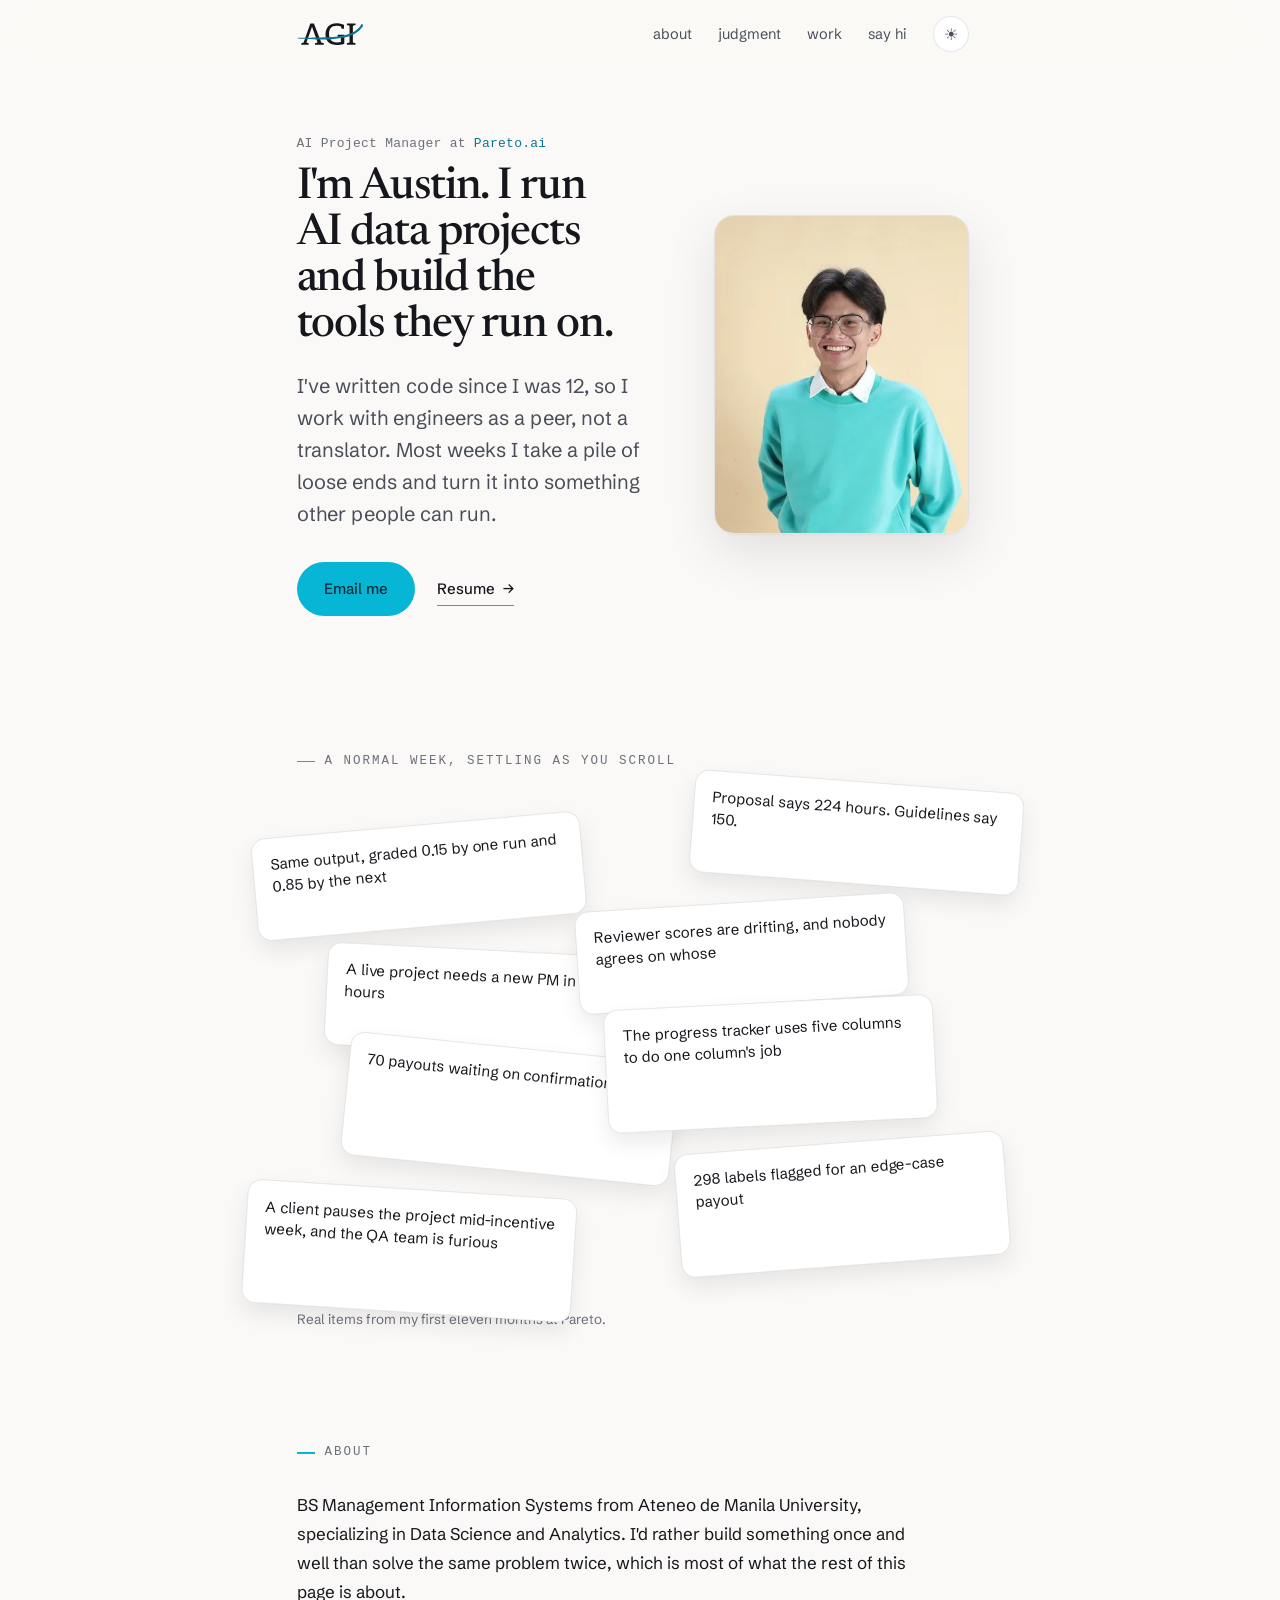
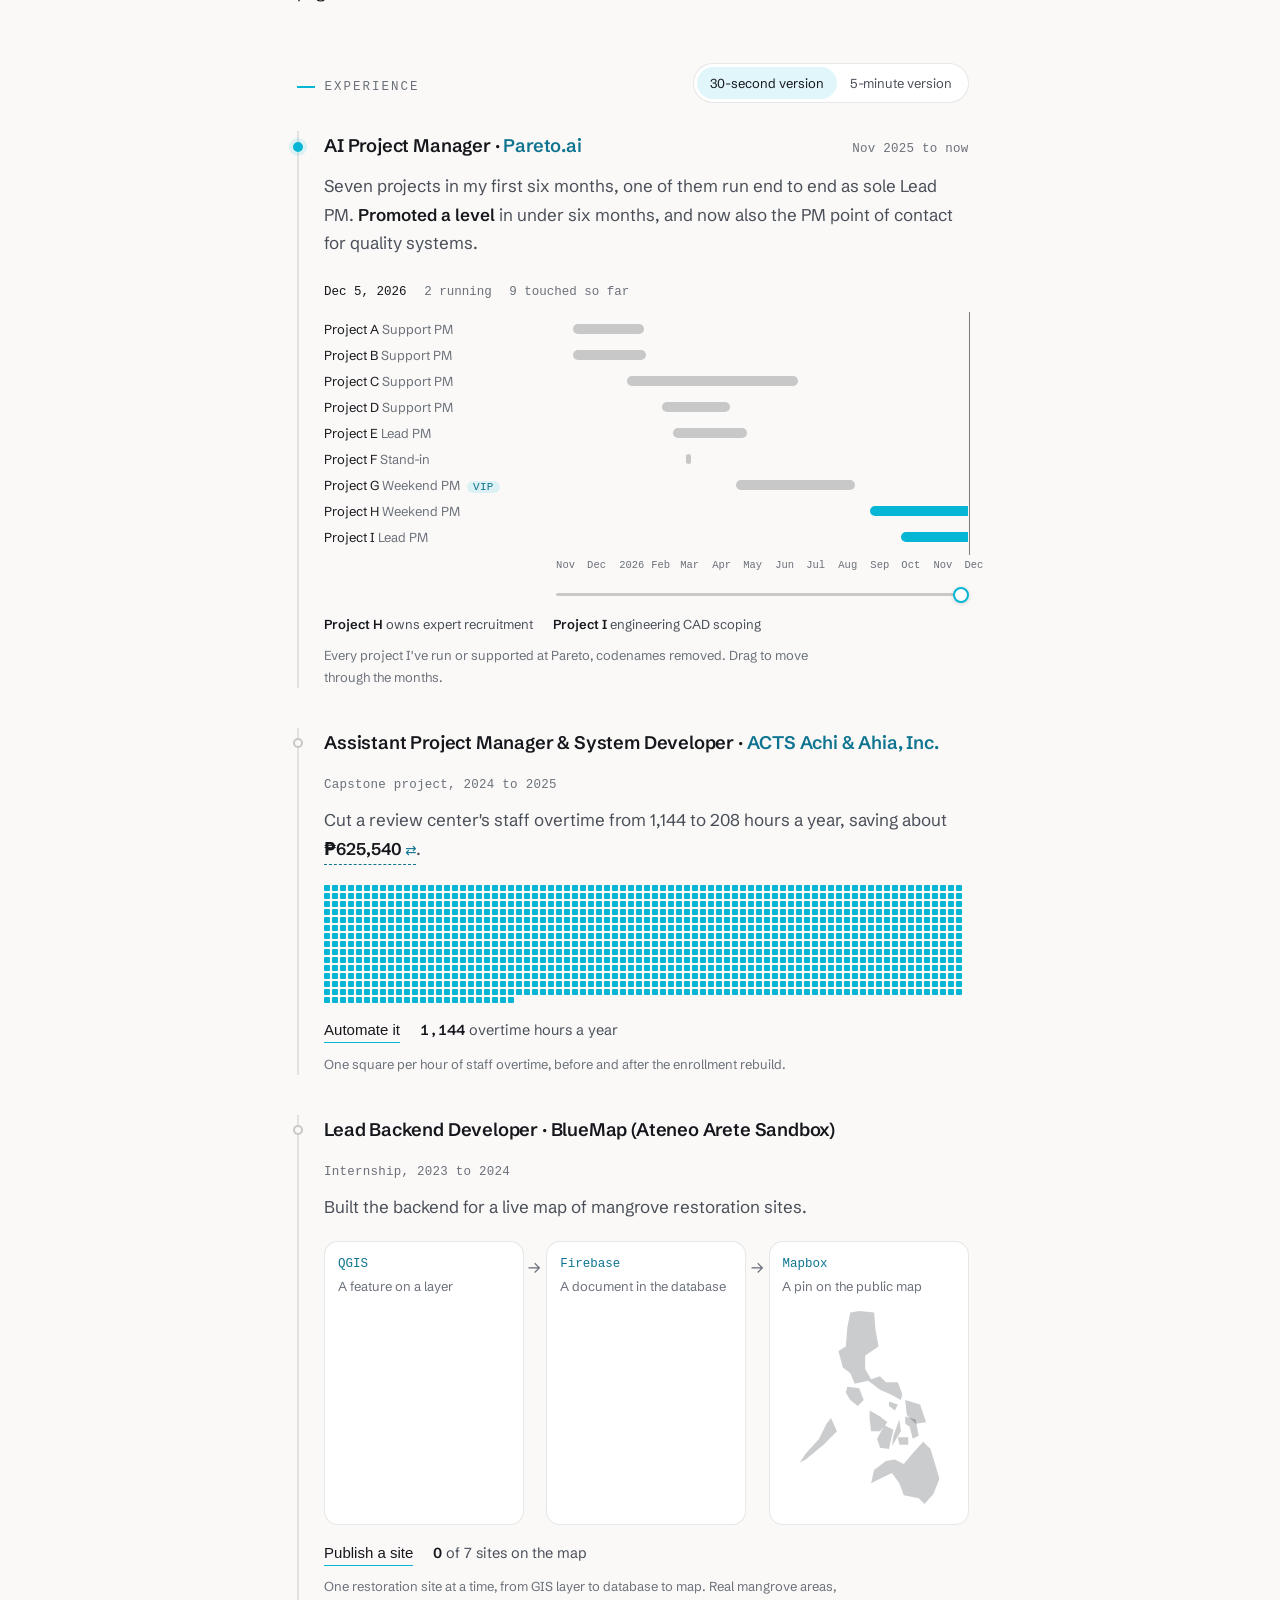
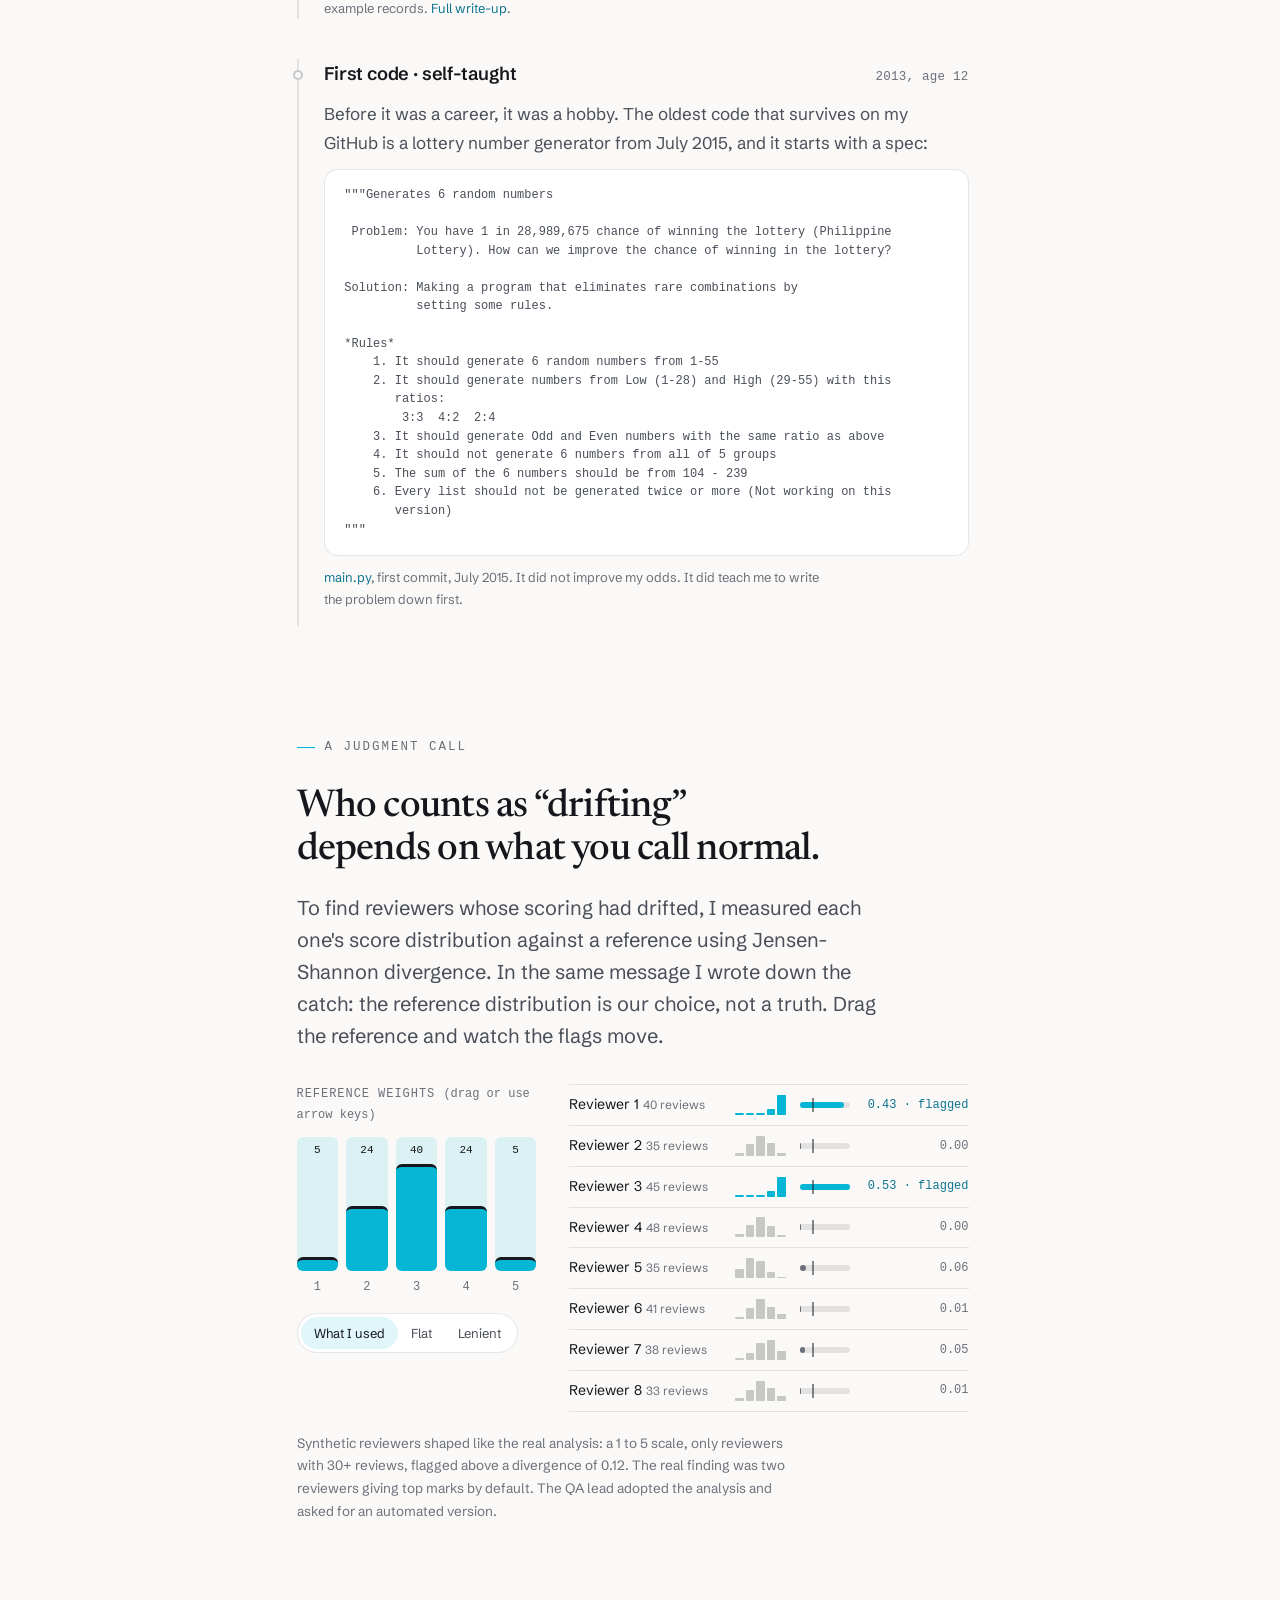
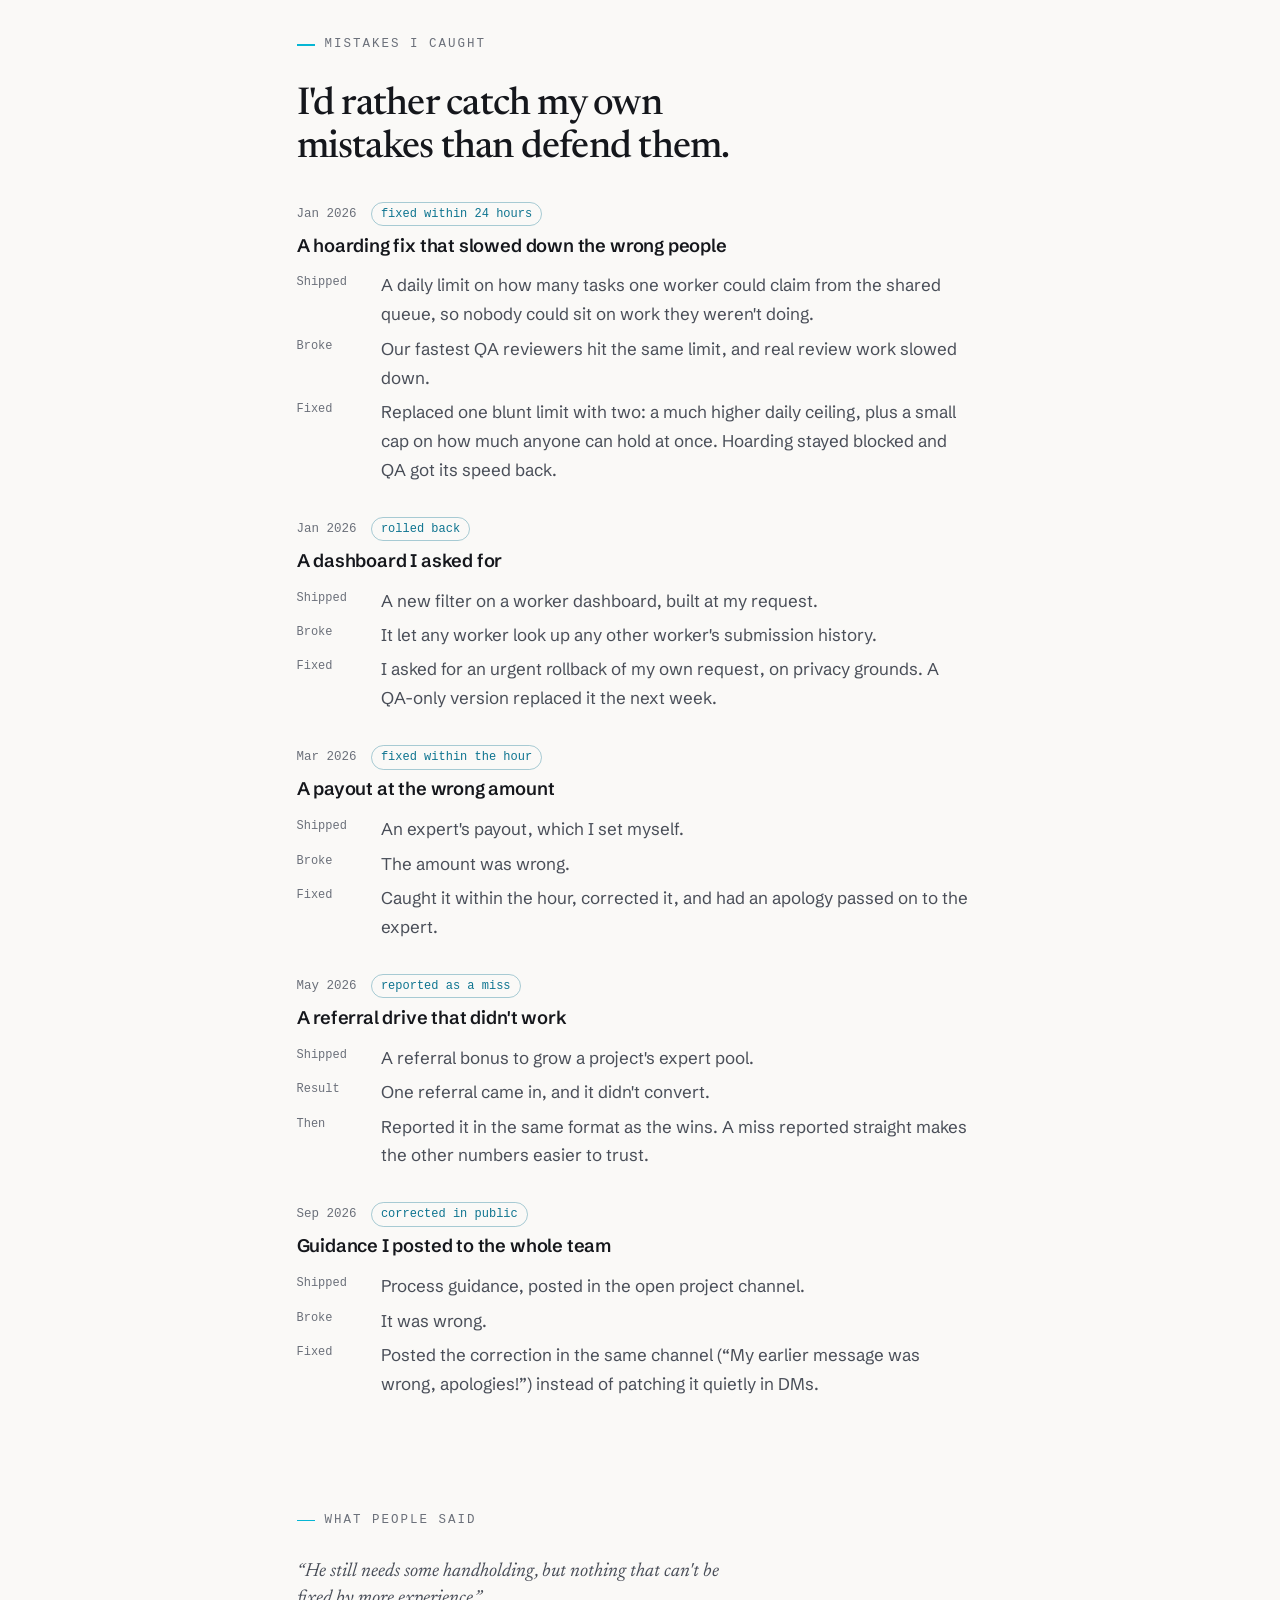
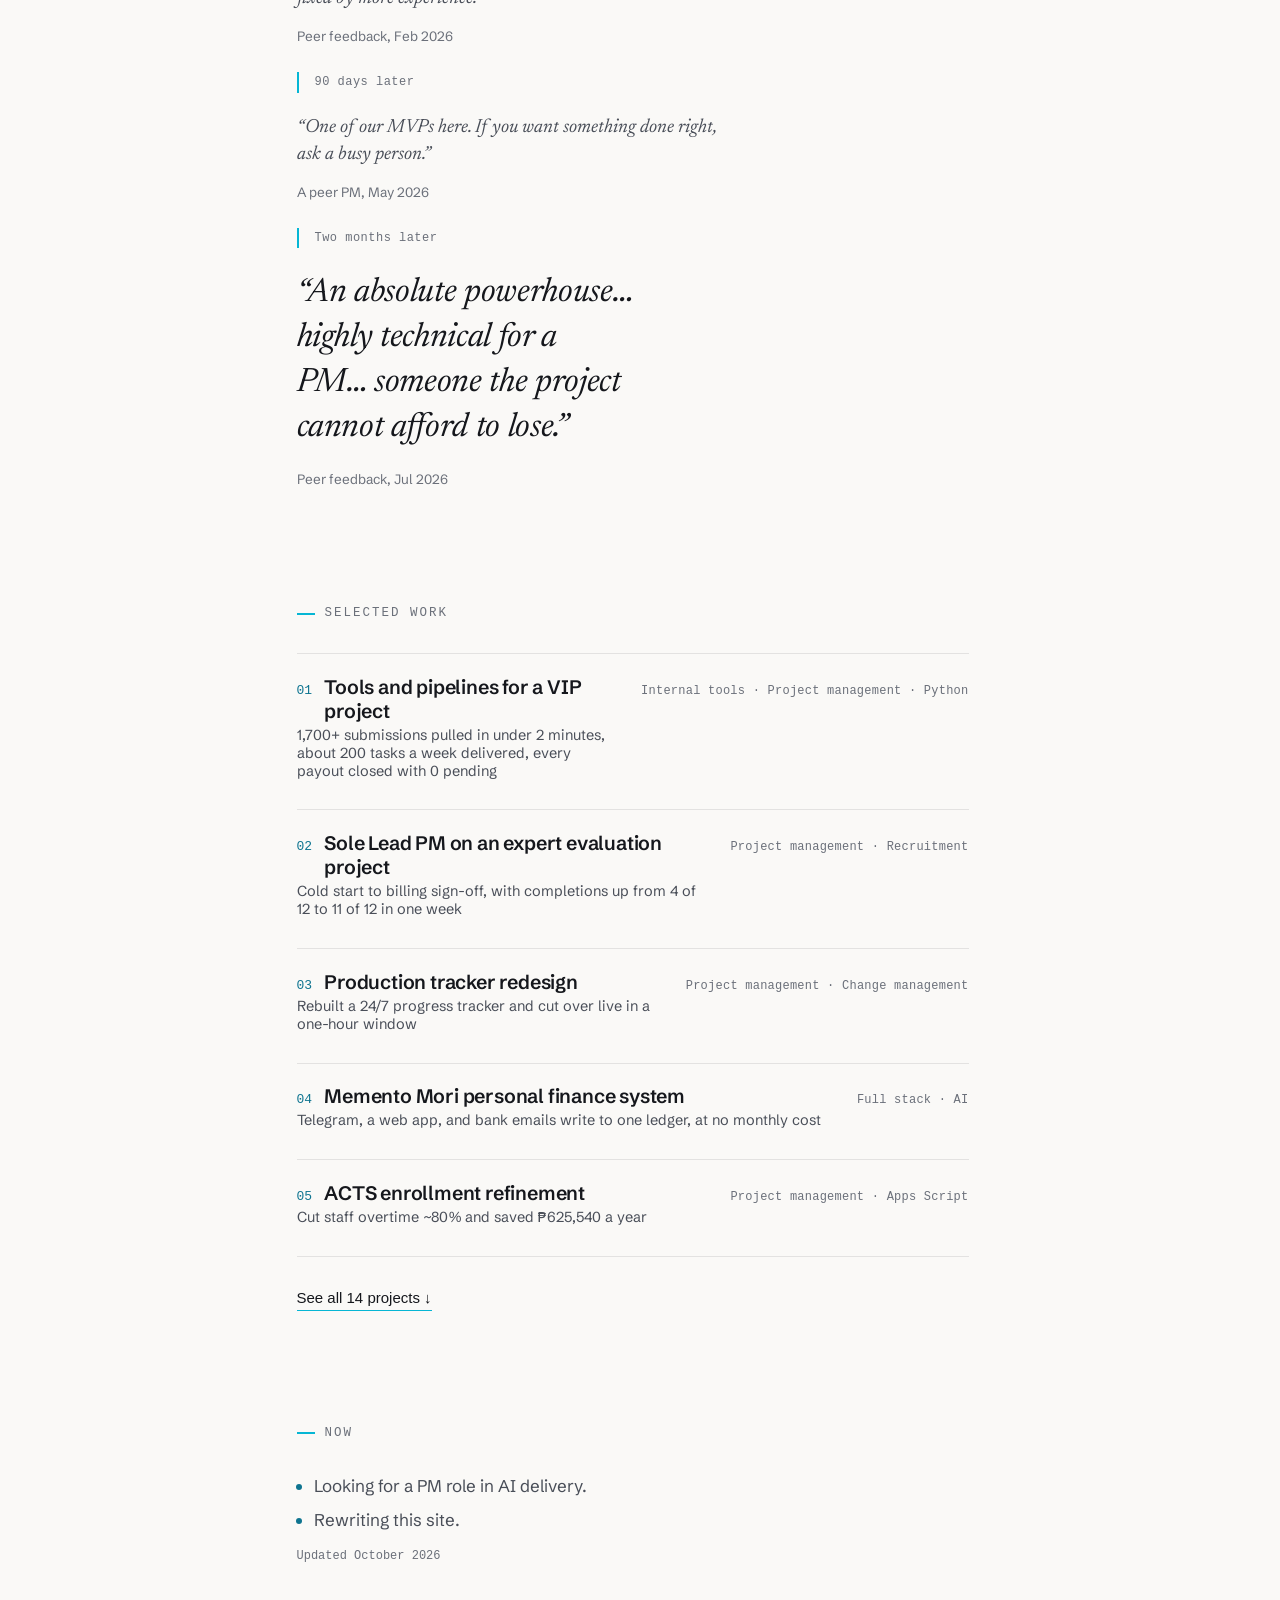
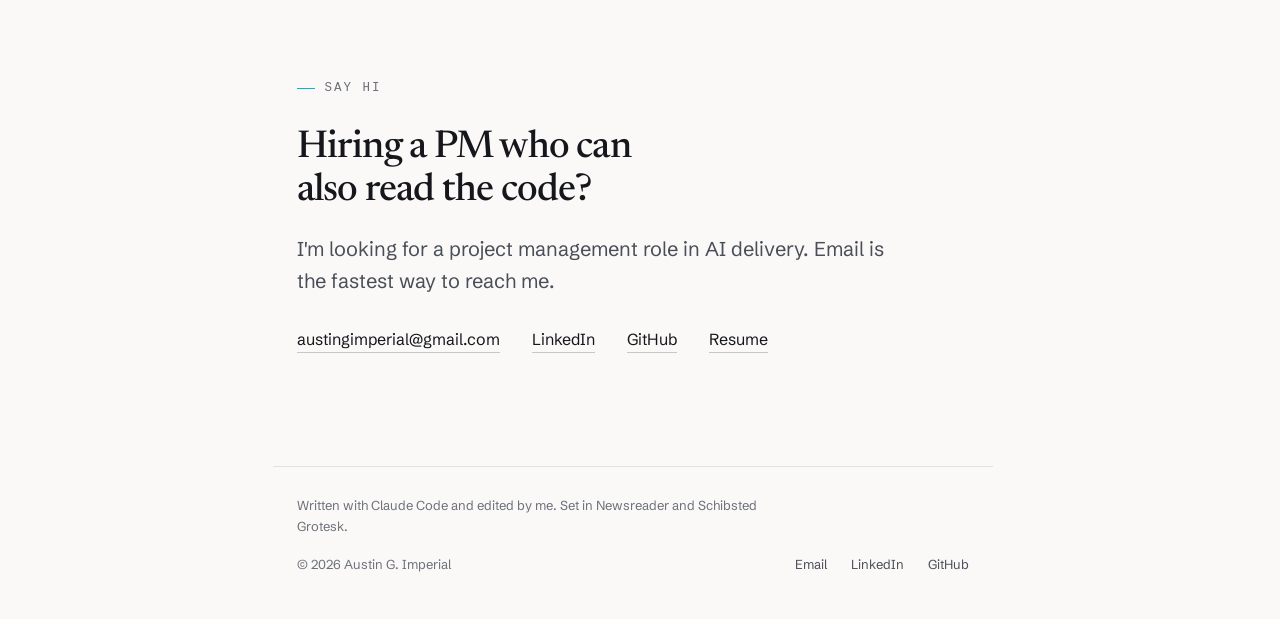
<file: index.html>
<!DOCTYPE html>
<html lang="en" data-theme="light">
<head>
  <meta charset="UTF-8">
  <meta name="viewport" content="width=device-width, initial-scale=1.0">
  <title>Austin G. Imperial · AI Project Manager</title>
  <meta name="description" content="Austin Imperial runs AI data projects and builds the tools they run on. AI Project Manager at Pareto.ai.">

  <meta property="og:title" content="Austin G. Imperial · AI Project Manager">
  <meta property="og:description" content="I run AI data projects and build the tools they run on.">
  <meta property="og:type" content="website">
  <meta property="og:url" content="https://akaniknok.github.io/">
  <meta property="og:image" content="https://akaniknok.github.io/assets/img/og-card.jpg">
  <meta property="og:image:width" content="1200">
  <meta property="og:image:height" content="630">
  <meta property="og:image:alt" content="Austin G. Imperial, AI Project Manager: I run AI data projects and build the tools they run on.">
  <meta name="twitter:card" content="summary_large_image">
  <link rel="canonical" href="https://akaniknok.github.io/">

  <link rel="icon" type="image/x-icon" href="assets/img/favicon.ico?v=2">
  <link rel="icon" type="image/svg+xml" href="assets/logo/agi-app-icon.svg?v=2">
  <link rel="icon" type="image/png" sizes="32x32" href="assets/img/favicon-32x32.png?v=2">
  <link rel="icon" type="image/png" sizes="16x16" href="assets/img/favicon-16x16.png?v=2">
  <link rel="apple-touch-icon" href="assets/img/apple-touch-icon.png?v=2">

  <link rel="preconnect" href="https://fonts.googleapis.com">
  <link rel="preconnect" href="https://fonts.gstatic.com" crossorigin>
  <link href="https://fonts.googleapis.com/css2?family=Schibsted+Grotesk:wght@400;500;600;700&family=Newsreader:ital,opsz,wght@0,6..72,400;0,6..72,500;1,6..72,400;1,6..72,500&display=swap" rel="stylesheet">

  <link rel="stylesheet" href="assets/css/styles.css">
  <script>
    // Set theme before paint to avoid a flash of the wrong theme.
    (function () {
      try {
        var saved = localStorage.getItem("theme");
        var theme = saved || (window.matchMedia("(prefers-color-scheme: dark)").matches ? "dark" : "light");
        document.documentElement.setAttribute("data-theme", theme);
      } catch (e) {}
    })();
  </script>
</head>
<body>
  <a class="skip-link" href="#main">Skip to content</a>

  <header class="site-header">
    <nav class="nav" aria-label="Primary">
      <a class="brand" href="#top" aria-label="Austin G. Imperial, home" data-quip="not that one 😉"><svg class="brand-mark" viewBox="-40.4 16 618.3 224" aria-hidden="true" focusable="false"><path fill="currentColor" d="M117.3 31L186 208.2L209.7 215L209.7 228Q209.6 228 127.5 228L127.5 228L127.5 215L151.7 208.5L99.8 59.8L47.8 208.4L68.5 215L68.5 228L-0.4 228L-0.4 215L21.6 208.5L84 31L117.3 31ZM401.3 135.1L401.3 174.1L401 218.3Q384.5 225.5 361.5 228.8L361.5 228.8Q346.6 231 332.5 231L332.5 231Q306.9 231 286.9 224.6L286.9 224.6Q267 218.1 253.3 205.4L253.3 205.4Q239.6 192.9 232.5 174.1L232.5 174.1Q225.5 155 225.7 130.9L225.7 130.9Q226 98.4 238.7 75.4L238.7 75.4Q251.6 52.4 275.6 40.3L275.6 40.3Q299.7 28 334 28L334 28Q347.1 28 358.1 30.1L358.1 30.1Q365.6 31.5 373.2 33.6L373.2 33.6L398.2 40.6L398.5 79.7Q387.6 79.7 376.8 79.7L376.8 79.7L369.9 58.6Q362.2 54.8 355.2 53L355.2 53Q345 50.3 332.2 50.3L332.2 50.3Q313.3 50.3 299.4 55L299.4 55Q285.6 59.6 276.6 68.9L276.6 68.9Q267.7 78.2 263.2 91.9L263.2 91.9Q258.8 105.6 258.4 123.8L258.4 123.8Q257.6 152.9 267 171.1L267 171.1Q277.7 192.3 292.4 198.8L292.4 198.8Q323.7 212.5 369.3 203.3L369.3 203.3L369.3 157.7L337.7 150.4L340.5 135.1L401.3 135.1ZM481.2 208.4L505.9 215L505.9 228L425.3 228L425.3 215L450 208.4L450 50.6L425.3 43.9L425.3 31L505.9 31L505.9 43.9L481.2 50.6L481.2 208.4Z"/><path class="brand-line" d="M-34.3 162.5C-23.9 162.7 8.1 163.6 28.2 163.7C48.3 163.8 67.6 163.5 86.3 163.1C105 162.8 122.9 162.1 140.2 161.5C157.5 161 174.1 160.3 190.1 159.8C206 159.3 221.4 159 236.1 158.4C250.8 157.8 264.9 157.1 278.4 156.2C292 155.4 304.9 154.3 317.3 153.1C329.7 151.8 341.5 150.4 352.8 148.8C364.1 147.2 374.8 145.4 385.1 143.4C395.4 141.4 405.1 139.3 414.4 136.9C423.7 134.5 432.5 131.9 440.8 129C449.2 126.2 457.1 123.2 464.6 119.9C472.2 116.7 479.2 113.2 486 109.5C492.7 105.8 499 101.9 505.1 97.7C511.1 93.5 516.7 89.1 522.1 84.4C527.5 79.7 532.6 74.8 537.4 69.6C542.2 64.4 546.7 58.9 551.1 53.1C555.4 47.3 561.3 37.9 563.4 34.8L580.5 45.2C578.2 48.5 571.8 58.7 567.1 65.1C562.4 71.4 557.4 77.4 552.1 83.2C546.8 88.9 541.2 94.4 535.3 99.5C529.3 104.7 523.1 109.5 516.5 114.1C509.9 118.7 502.9 123 495.6 127C488.3 131.1 480.7 134.8 472.6 138.3C464.5 141.8 456.1 145 447.2 148C438.4 151 429.1 153.7 419.4 156.2C409.7 158.7 399.5 161 388.9 163.1C378.3 165.1 367.2 167 355.6 168.6C344 170.3 331.9 171.7 319.3 173C306.6 174.2 293.5 175.3 279.7 176.2C266 177.1 251.7 177.9 236.8 178.4C221.9 178.9 206.5 179.4 190.4 179.3C174.3 179.3 157.5 178.8 140.2 178.2C122.8 177.5 104.8 176.5 86.1 175.5C67.4 174.6 48 173.3 27.9 172.3C7.8 171.3 -24.1 170 -34.5 169.5Z"/></svg></a>

      <button class="nav-toggle" aria-expanded="false" aria-controls="nav-links" aria-label="Toggle menu">
        <span class="nav-toggle-bar"></span>
      </button>

      <div class="nav-links" id="nav-links">
        <a href="#about">about</a>
        <a href="#calibration">judgment</a>
        <a href="#work">work</a>
        <a href="#contact">say hi</a>
        <button class="theme-toggle" type="button" aria-label="Switch to dark theme" title="Switch theme">
          <span class="theme-icon theme-icon-sun" aria-hidden="true"></span>
          <span class="theme-icon theme-icon-moon" aria-hidden="true"></span>
        </button>
      </div>
    </nav>
  </header>

  <main id="main">
    <span id="top"></span>

    <!-- Hero -->
    <section class="hero">
      <div class="hero-text">
        <p class="hero-role">AI Project Manager at <a href="https://pareto.ai/" target="_blank" rel="noopener">Pareto.ai</a></p>
        <h1>I'm Austin. I run AI data projects and build the tools they run on.</h1>
        <p class="lede">
          I've written code since I was 12, so I work with engineers as a peer, not a translator.
          Most weeks I take a pile of loose ends and turn it into something other people can run.
        </p>
        <div class="hero-cta">
          <a class="btn btn-primary" href="mailto:austingimperial@gmail.com">Email me</a>
          <a class="btn btn-text" href="resume.html" target="_blank" rel="noopener">Resume <span aria-hidden="true">→</span></a>
        </div>
      </div>
      <div class="hero-portrait">
        <img src="assets/img/portrait-800.webp" srcset="assets/img/portrait-400.webp 400w, assets/img/portrait-800.webp 800w" sizes="(max-width: 700px) 168px, 280px" alt="Portrait of Austin G. Imperial" width="800" height="1000" fetchpriority="high">
      </div>
    </section>

    <!-- A normal week: scattered on arrival, settles as you scroll (main.js sets --p). -->
    <section class="section settle" id="settle" aria-labelledby="settle-label">
      <h2 class="section-label" id="settle-label">A normal week, settling as you scroll</h2>
      <ol class="settle-list">
        <li style="--x:-18;--y:34;--r:-7">
          <span class="settle-task">Same output, graded 0.15 by one run and 0.85 by the next</span>
          <span class="settle-status">split the real defect from the noise</span>
        </li>
        <li style="--x:22;--y:-26;--r:6">
          <span class="settle-task">Proposal says 224 hours. Guidelines say 150.</span>
          <span class="settle-status">caught before kickoff</span>
        </li>
        <li style="--x:12;--y:48;--r:4">
          <span class="settle-task">A live project needs a new PM in three hours</span>
          <span class="settle-status">every open issue cleared that shift</span>
        </li>
        <li style="--x:-26;--y:-18;--r:-5">
          <span class="settle-task">Reviewer scores are drifting, and nobody agrees on whose</span>
          <span class="settle-status">measured, flagged, then adopted by QA</span>
        </li>
        <li style="--x:20;--y:22;--r:8">
          <span class="settle-task">70 payouts waiting on confirmation</span>
          <span class="settle-status">0 pending, checked for duplicates and incomplete work</span>
        </li>
        <li style="--x:-14;--y:-40;--r:-4">
          <span class="settle-task">The progress tracker uses five columns to do one column's job</span>
          <span class="settle-status">rebuilt, then cut over in a one-hour window</span>
        </li>
        <li style="--x:-22;--y:30;--r:5">
          <span class="settle-task">A client pauses the project mid-incentive week, and the QA team is furious</span>
          <span class="settle-status">one clear post, and the weekend calmed down</span>
        </li>
        <li style="--x:16;--y:-34;--r:-6">
          <span class="settle-task">298 labels flagged for an edge-case payout</span>
          <span class="settle-status">69 real cases, sized before leadership decided</span>
        </li>
      </ol>
      <p class="settle-caption">Real items from my first eleven months at Pareto.</p>
    </section>

    <!-- About + Experience -->
    <section class="section" id="about">
      <h2 class="section-label">About</h2>
      <div class="prose">
        <p>
          BS Management Information Systems from Ateneo de Manila University, specializing in
          Data Science and Analytics. I'd rather build something once and well than solve the
          same problem twice, which is most of what the rest of this page is about.
        </p>
      </div>

      <div class="section-head">
        <h2 class="section-label">Experience</h2>
        <div class="depth-toggle" role="group" aria-label="How much detail">
          <button type="button" data-depth="skim" aria-pressed="true">30-second version</button>
          <button type="button" data-depth="read" aria-pressed="false">5-minute version</button>
        </div>
      </div>

      <ol class="timeline" id="timeline" data-depth="skim">
        <li>
          <div class="timeline-head">
            <h3>AI Project Manager · <a href="https://pareto.ai/" target="_blank" rel="noopener">Pareto.ai</a></h3>
            <span class="timeline-date">Nov 2025 to now</span>
          </div>
          <p class="skim-only">
            Seven projects in my first six months, one of them run end to end as sole Lead PM.
            <strong>Promoted a level</strong> in under six months, and now also the PM point of
            contact for quality systems.
          </p>
          <div class="read-only">
            <p>
              I coordinate delivery on data labeling, annotation, and model evaluation projects for
              a frontier-AI data company, working with PMs, QA, research experts, support, engineers,
              and accounting. In my first six months I went from supporting two projects to seven,
              and ran one as sole Lead PM from a cold start through scoping, delivery, and closeout.
              In under six months I was <strong>promoted a level</strong>, rated <em>exceeds
              expectations, delivering one level above scope</em>. Since then I've picked up two more
              projects and become the PM point of contact for quality systems across projects.
            </p>
            <p>
              I tend to build the systems other people then rely on. I rebuilt the central progress
              tracker in my first weeks (cited in review as “significantly improved and streamlined”),
              designed a RACI-based operating model that maps who owns and who is consulted on every
              task, and led documentation migrations ahead of a platform transition. On the client's
              RL-environment tooling platform I built a tool on their API that surfaces data errors
              faster (<a href="#work" data-open="pm-data-tool">full write-up</a>), and I contributed a Claude Code workflow that engineers, delivery leads, TPMs,
              and PMs across the company now reuse. When a live project needed an emergency handover,
              I picked it up on a few hours' notice and cleared every open issue the same shift.
            </p>
            <p>
              Some of the job is keeping people steady. When a client paused a project in the middle
              of an incentive week, the QA team was stuck holding work with no answer on approvals or
              pay. I wrote the one post that pulled it together: what had stopped, what they could
              still approve, a 7-day expiry so nothing they held would lapse, and an honest line on
              incentives instead of a promise. Leads and QA called it out at the next sync. On my
              current project I own expert recruitment end to end, which helped hit a quarterly
              delivery target at 106%.
            </p>
            <p>
              More of the work now is judgment about model quality. I separated a real defect (a
              model saving output to the wrong directory in every run) from an artifact of our own
              measurement (a grader scoring identical behavior anywhere from 0.15 to 0.85). There's a
              <a href="#calibration">playable version</a> of my reviewer-drift analysis below, and a
              list of <a href="#mistakes">mistakes I caught in my own work</a>.
            </p>
          </div>

          <figure class="gantt" id="gantt">
            <div class="gantt-readout" id="gantt-readout"></div>
            <div class="gantt-chart" id="gantt-chart"></div>
            <input class="gantt-scrub" id="gantt-scrub" type="range" min="0" max="1" value="1" aria-label="Move through the months">
            <p class="gantt-notes" id="gantt-notes"></p>
            <figcaption>Every project I've run or supported at Pareto, codenames removed. Drag to move through the months.</figcaption>
          </figure>
        </li>

        <li>
          <div class="timeline-head">
            <h3>Assistant Project Manager &amp; System Developer · <a href="https://www.acts.com.ph/" target="_blank" rel="noopener">ACTS Achi &amp; Ahia, Inc.</a></h3>
            <span class="timeline-date">Capstone project, 2024 to 2025</span>
          </div>
          <p class="skim-only">
            Cut a review center's staff overtime from 1,144 to 208 hours a year, saving about
            <button class="money" type="button" data-php="₱625,540" data-usd="US$10,800">₱625,540</button>.
          </p>
          <p class="read-only">
            Led 6+ bi-weekly sprints on a hybrid-iterative framework to refine a review center's
            enrollment system. I automated data consolidation and wired Google Sheets into the
            enrollment workflow, cutting staff overtime about 80% (1,144 to 208 hours a year) and
            saving roughly <button class="money" type="button" data-php="₱625,540" data-usd="US$10,800">₱625,540</button> a year.
          </p>

          <figure class="dots" id="overtime">
            <div class="dots-grid" id="dots-grid" aria-hidden="true"></div>
            <div class="dots-bar">
              <button class="btn btn-text" id="dots-toggle" type="button" aria-pressed="false">Automate it</button>
              <span class="dots-count"><strong id="dots-count">1,144</strong> overtime hours a year</span>
            </div>
            <figcaption>One square per hour of staff overtime, before and after the enrollment rebuild.</figcaption>
          </figure>
        </li>

        <li>
          <div class="timeline-head">
            <h3>Lead Backend Developer · BlueMap (Ateneo Arete Sandbox)</h3>
            <span class="timeline-date">Internship, 2023 to 2024</span>
          </div>
          <p class="skim-only">Built the backend for a live map of mangrove restoration sites.</p>
          <p class="read-only">
            Built the backend for a public geospatial tool that visualizes blue-carbon restoration
            sites, moving data from QGIS through Firebase to an interactive Mapbox map, and co-led
            deployment to a live product.
          </p>

          <figure class="bmap" id="bmap">
            <div class="bmap-pipe">
              <div class="bmap-stage">
                <span class="bmap-tool">QGIS</span>
                <span class="bmap-what">A feature on a layer</span>
                <pre class="bmap-code" id="bmap-qgis"></pre>
              </div>
              <div class="bmap-stage">
                <span class="bmap-tool">Firebase</span>
                <span class="bmap-what">A document in the database</span>
                <pre class="bmap-code" id="bmap-fb"></pre>
              </div>
              <div class="bmap-stage">
                <span class="bmap-tool">Mapbox</span>
                <span class="bmap-what">A pin on the public map</span>
                <svg class="bmap-map" id="bmap-map" viewBox="0 0 100 140" role="img" aria-label="Map of the Philippines with published restoration sites"></svg>
              </div>
            </div>
            <div class="dots-bar">
              <button class="btn btn-text" id="bmap-go" type="button">Publish a site</button>
              <span class="dots-count" aria-live="polite"><strong id="bmap-count">0</strong> of 7 sites on the map</span>
            </div>
            <figcaption>
              One restoration site at a time, from GIS layer to database to map. Real mangrove areas,
              example records. <a href="#work" data-open="bluemap">Full write-up</a>.
            </figcaption>
          </figure>
        </li>

        <li>
          <div class="timeline-head">
            <h3>First code · self-taught</h3>
            <span class="timeline-date">2013, age 12</span>
          </div>
          <p>
            Before it was a career, it was a hobby. The oldest code that survives on my GitHub is a
            lottery number generator from July 2015, and it starts with a spec:
          </p>
          <figure class="first-code">
            <pre><code><span class="c-str">"""Generates 6 random numbers

 Problem: You have 1 in 28,989,675 chance of winning the lottery (Philippine
          Lottery). How can we improve the chance of winning in the lottery?

Solution: Making a program that eliminates rare combinations by
          setting some rules.

*Rules*
    1. It should generate 6 random numbers from 1-55
    2. It should generate numbers from Low (1-28) and High (29-55) with this
       ratios:
        3:3  4:2  2:4
    3. It should generate Odd and Even numbers with the same ratio as above
    4. It should not generate 6 numbers from all of 5 groups
    5. The sum of the 6 numbers should be from 104 - 239
    6. Every list should not be generated twice or more (Not working on this
       version)
"""</span></code></pre>
            <figcaption>
              <a href="https://github.com/akaNiknok/Lottery-Numbers-Generator/blob/f39d308/main.py" target="_blank" rel="noopener">main.py</a>, first commit, July 2015.
              It did not improve my odds. It did teach me to write the problem down first.
            </figcaption>
          </figure>
          <p class="read-only">
            That October I gave a talk at the monthly Python meetup,
            <a href="https://github.com/akaNiknok/Py-Meetup-Talk-Oct-29-2015" target="_blank" rel="noopener">“Non Expert's Guide to Creating Personal Projects”</a>.
            Ten years later it's still why I can sit with engineers as a peer, and why I'd rather
            build the tool than file the ticket for it.
          </p>
        </li>
      </ol>
    </section>

    <!-- Reviewer calibration demo (main.js builds the interactive parts). -->
    <section class="section" id="calibration">
      <h2 class="section-label">A judgment call</h2>
      <h2>Who counts as “drifting” depends on what you call normal.</h2>
      <p class="lede">
        To find reviewers whose scoring had drifted, I measured each one's score distribution
        against a reference using Jensen-Shannon divergence. In the same message I wrote down the
        catch: the reference distribution is our choice, not a truth. Drag the reference and watch
        the flags move.
      </p>

      <div class="calib">
        <div class="calib-ref">
          <p class="calib-title">Reference weights <span>(drag or use arrow keys)</span></p>
          <div class="calib-bars" id="calib-bars"></div>
          <div class="calib-presets" id="calib-presets">
            <button type="button" data-preset="bell" aria-pressed="true">What I used</button>
            <button type="button" data-preset="flat" aria-pressed="false">Flat</button>
            <button type="button" data-preset="lenient" aria-pressed="false">Lenient</button>
          </div>
        </div>
        <ul class="calib-reviewers" id="calib-reviewers" aria-live="polite"></ul>
      </div>
      <p class="calib-note">
        Synthetic reviewers shaped like the real analysis: a 1 to 5 scale, only reviewers with 30+
        reviews, flagged above a divergence of 0.12. The real finding was two reviewers giving top
        marks by default. The QA lead adopted the analysis and asked for an automated version.
      </p>
    </section>

    <!-- Mistakes -->
    <section class="section" id="mistakes">
      <h2 class="section-label">Mistakes I caught</h2>
      <h2>I'd rather catch my own mistakes than defend them.</h2>
      <ol class="changelog">
        <li>
          <div class="cl-meta"><time datetime="2026-01">Jan 2026</time><span class="cl-tag">fixed within 24 hours</span></div>
          <h3>A hoarding fix that slowed down the wrong people</h3>
          <dl class="cl-steps">
            <div><dt>Shipped</dt><dd>A daily limit on how many tasks one worker could claim from the shared queue, so nobody could sit on work they weren't doing.</dd></div>
            <div><dt>Broke</dt><dd>Our fastest QA reviewers hit the same limit, and real review work slowed down.</dd></div>
            <div><dt>Fixed</dt><dd>Replaced one blunt limit with two: a much higher daily ceiling, plus a small cap on how much anyone can hold at once. Hoarding stayed blocked and QA got its speed back.</dd></div>
          </dl>
        </li>
        <li>
          <div class="cl-meta"><time datetime="2026-01">Jan 2026</time><span class="cl-tag">rolled back</span></div>
          <h3>A dashboard I asked for</h3>
          <dl class="cl-steps">
            <div><dt>Shipped</dt><dd>A new filter on a worker dashboard, built at my request.</dd></div>
            <div><dt>Broke</dt><dd>It let any worker look up any other worker's submission history.</dd></div>
            <div><dt>Fixed</dt><dd>I asked for an urgent rollback of my own request, on privacy grounds. A QA-only version replaced it the next week.</dd></div>
          </dl>
        </li>
        <li>
          <div class="cl-meta"><time datetime="2026-03">Mar 2026</time><span class="cl-tag">fixed within the hour</span></div>
          <h3>A payout at the wrong amount</h3>
          <dl class="cl-steps">
            <div><dt>Shipped</dt><dd>An expert's payout, which I set myself.</dd></div>
            <div><dt>Broke</dt><dd>The amount was wrong.</dd></div>
            <div><dt>Fixed</dt><dd>Caught it within the hour, corrected it, and had an apology passed on to the expert.</dd></div>
          </dl>
        </li>
        <li>
          <div class="cl-meta"><time datetime="2026-05">May 2026</time><span class="cl-tag">reported as a miss</span></div>
          <h3>A referral drive that didn't work</h3>
          <dl class="cl-steps">
            <div><dt>Shipped</dt><dd>A referral bonus to grow a project's expert pool.</dd></div>
            <div><dt>Result</dt><dd>One referral came in, and it didn't convert.</dd></div>
            <div><dt>Then</dt><dd>Reported it in the same format as the wins. A miss reported straight makes the other numbers easier to trust.</dd></div>
          </dl>
        </li>
        <li>
          <div class="cl-meta"><time datetime="2026-09">Sep 2026</time><span class="cl-tag">corrected in public</span></div>
          <h3>Guidance I posted to the whole team</h3>
          <dl class="cl-steps">
            <div><dt>Shipped</dt><dd>Process guidance, posted in the open project channel.</dd></div>
            <div><dt>Broke</dt><dd>It was wrong.</dd></div>
            <div><dt>Fixed</dt><dd>Posted the correction in the same channel (“My earlier message was wrong, apologies!”) instead of patching it quietly in DMs.</dd></div>
          </dl>
        </li>
      </ol>
    </section>

    <!-- What people say -->
    <section class="section" id="recognition">
      <h2 class="section-label">What people said</h2>
      <div class="arc">
        <blockquote class="arc-quote arc-before">
          <p>“He still needs some handholding, but nothing that can't be fixed by more experience.”</p>
          <cite>Peer feedback, Feb 2026</cite>
        </blockquote>
        <p class="arc-gap" aria-hidden="true">90 days later</p>
        <blockquote class="arc-quote arc-before">
          <p>“One of our MVPs here. If you want something done right, ask a busy person.”</p>
          <cite>A peer PM, May 2026</cite>
        </blockquote>
        <p class="arc-gap" aria-hidden="true">Two months later</p>
        <blockquote class="arc-quote pull-quote">
          <p>“An absolute powerhouse… highly technical for a PM… someone the project cannot afford to lose.”</p>
          <cite>Peer feedback, Jul 2026</cite>
        </blockquote>
      </div>
    </section>

    <!-- Selected work -->
    <section class="section" id="work">
      <h2 class="section-label">Selected work</h2>
      <ul class="work-list" id="work-list" aria-label="Selected projects"></ul>
      <button class="btn btn-text work-more" id="work-more" type="button" aria-expanded="false"></button>
    </section>

    <!-- Now -->
    <section class="section" id="now">
      <h2 class="section-label">Now</h2>
      <ul class="now-list">
        <li>Looking for a PM role in AI delivery.</li>
        <li>Rewriting this site.</li>
      </ul>
      <p class="now-updated">Updated October 2026</p>
    </section>

    <!-- Contact -->
    <section class="section section-contact" id="contact">
      <p class="section-label">Say hi</p>
      <h2>Hiring a PM who can also read the code?</h2>
      <p class="lede">I'm looking for a project management role in AI delivery. Email is the fastest way to reach me.</p>
      <ul class="contact-links">
        <li><a href="mailto:austingimperial@gmail.com">austingimperial@gmail.com</a></li>
        <li><a href="https://ph.linkedin.com/in/austin-imperial" target="_blank" rel="noopener">LinkedIn</a></li>
        <li><a href="https://github.com/akaNiknok" target="_blank" rel="noopener">GitHub</a></li>
        <li><a href="resume.html" target="_blank" rel="noopener">Resume</a></li>
      </ul>
    </section>
  </main>

  <footer class="site-footer">
    <p class="colophon">
      Written with Claude Code and edited by me. Set in Newsreader and Schibsted Grotesk.
    </p>
    <div class="footer-row">
      <span>© <span id="year"></span> Austin G. Imperial</span>
      <span class="footer-links">
        <a href="mailto:austingimperial@gmail.com">Email</a>
        <a href="https://ph.linkedin.com/in/austin-imperial" target="_blank" rel="noopener">LinkedIn</a>
        <a href="https://github.com/akaNiknok" target="_blank" rel="noopener">GitHub</a>
      </span>
    </div>
  </footer>

  <!-- Project detail dialog. Native <dialog>: Esc, focus trap, inert page, top layer. -->
  <dialog class="modal" id="project-modal" aria-labelledby="modal-title">
    <div class="modal-panel">
      <button class="modal-close" type="button" aria-label="Close" data-close>&times;</button>
      <p class="modal-eyebrow" id="modal-eyebrow"></p>
      <h2 class="modal-title" id="modal-title"></h2>
      <div class="modal-body" id="modal-body"></div>
      <div class="modal-reality" id="modal-reality" hidden></div>
      <div class="modal-tech" id="modal-tech"></div>
    </div>
  </dialog>

  <!-- Screenshot lightbox. <dialog> gives us Esc, focus return, and top-layer for free. -->
  <dialog class="lightbox" id="lightbox" aria-label="Enlarged screenshot">
    <img id="lightbox-img" alt="">
  </dialog>

  <script src="assets/js/projects.js"></script>
  <script src="assets/js/main.js"></script>
</body>
</html>
</file>
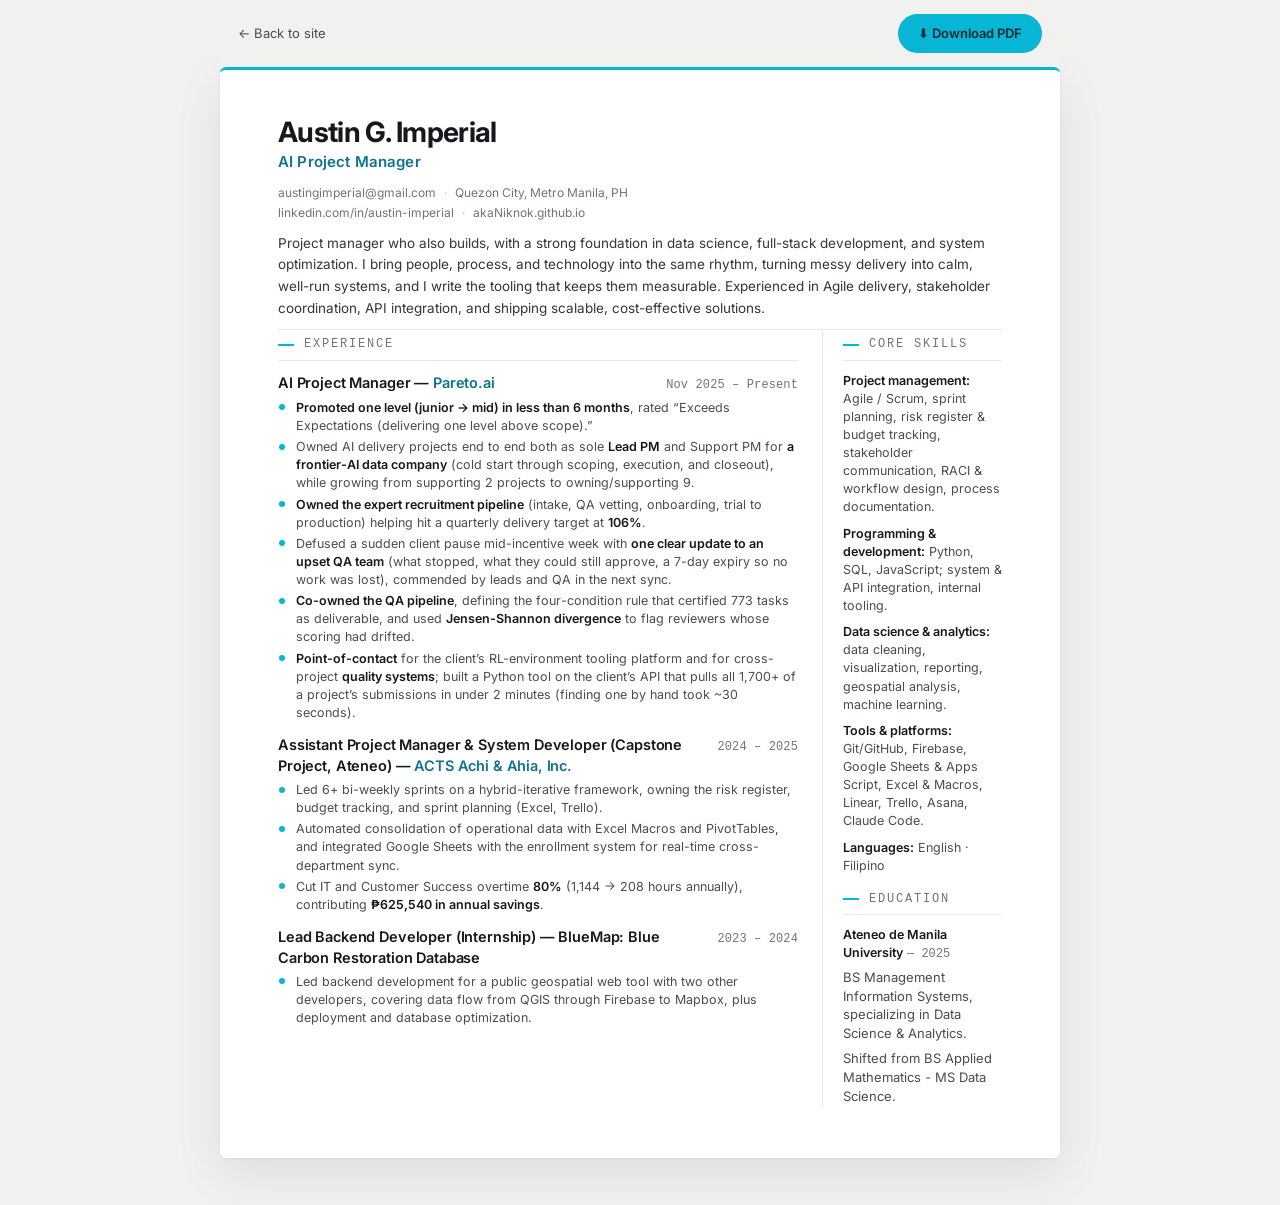
<file: resume.html>
<!DOCTYPE html>
<!--
  ============================================================
  CANONICAL RESUME — this is the single source of truth.
  HOW IT WORKS:
    1. Ask Claude to edit this file (e.g. "add a new role to my resume").
       For one job, use the tailor skill in Pipeline Dream: it leaves this file alone.
    2. Open this page (locally or at https://akaniknok.github.io/resume.html).
    3. The "Download PDF" button serves assets/Austin-Imperial-Resume.pdf. A Claude
       Code hook (.claude/settings.json) regenerates it after Claude edits this file.
       After a hand edit, run from the repo root in Git Bash, on one line:
         "/c/Program Files (x86)/Microsoft/Edge/Application/msedge.exe" --headless
         --no-pdf-header-footer --print-to-pdf="$PWD/assets/Austin-Imperial-Resume.pdf"
         "file:///$PWD/resume.html"
  Keep Pareto-internal details out (see the anonymization note in the repo).
  ============================================================
-->
<html lang="en">
<head>
  <meta charset="UTF-8">
  <meta name="viewport" content="width=device-width, initial-scale=1.0">
  <title>Austin G. Imperial · Resume</title>
  <meta name="description" content="Resume of Austin G. Imperial, AI Project Manager.">
  <meta property="og:title" content="Austin G. Imperial · Resume">
  <meta property="og:description" content="AI Project Manager. One-page resume, with a PDF download.">
  <meta property="og:type" content="website">
  <meta property="og:url" content="https://akaniknok.github.io/resume.html">
  <meta property="og:image" content="https://akaniknok.github.io/assets/img/og-card.jpg">
  <meta property="og:image:width" content="1200">
  <meta property="og:image:height" content="630">
  <meta property="og:image:alt" content="Austin G. Imperial, AI Project Manager: I run AI data projects and build the tools they run on.">
  <meta name="twitter:card" content="summary_large_image">

  <link rel="icon" type="image/x-icon" href="assets/img/favicon.ico?v=2">
  <link rel="icon" type="image/svg+xml" href="assets/logo/agi-app-icon.svg?v=2">
  <link rel="icon" type="image/png" sizes="32x32" href="assets/img/favicon-32x32.png?v=2">
  <link rel="icon" type="image/png" sizes="16x16" href="assets/img/favicon-16x16.png?v=2">
  <link rel="apple-touch-icon" href="assets/img/apple-touch-icon.png?v=2">

  <link rel="preconnect" href="https://fonts.googleapis.com">
  <link rel="preconnect" href="https://fonts.gstatic.com" crossorigin>
  <link href="https://fonts.googleapis.com/css2?family=Inter:wght@400;500;600;700&display=swap" rel="stylesheet">
  <style>
    :root {
      --accent: #0e7490;
      --accent-bright: #06b6d4;
      --text: #16181d;
      --soft: #474c56;
      --faint: #6f747e;
      --line: #e6e8ec;
      --paper: #f1f1ef;
      --font-mono: ui-monospace, "SF Mono", "Cascadia Code", Menlo, Consolas, monospace;
    }
    * { box-sizing: border-box; }
    html { background: var(--paper); }
    body {
      margin: 0;
      font-family: "Inter", system-ui, -apple-system, "Segoe UI", Roboto, sans-serif;
      color: var(--text);
      line-height: 1.45;
      font-size: 12.5px;
      -webkit-font-smoothing: antialiased;
      -moz-osx-font-smoothing: grayscale;
      text-rendering: optimizeLegibility;
      -webkit-print-color-adjust: exact;
      print-color-adjust: exact;
    }

    /* Floating toolbar (screen only) */
    .toolbar {
      position: sticky;
      top: 0;
      display: flex;
      justify-content: space-between;
      align-items: center;
      gap: 1rem;
      max-width: 840px;
      margin: 0 auto;
      padding: 14px 18px;
      background: color-mix(in srgb, var(--paper) 85%, transparent);
      backdrop-filter: saturate(150%) blur(10px);
      -webkit-backdrop-filter: saturate(150%) blur(10px);
      z-index: 10;
    }
    .toolbar a {
      display: inline-flex;
      align-items: center;
      gap: 6px;
      color: var(--soft);
      text-decoration: none;
      font-size: 13px;
      transition: color 0.2s ease;
    }
    .toolbar a:hover { color: var(--accent); }
    .toolbar .download {
      display: inline-flex;
      align-items: center;
      gap: 8px;
      background: var(--accent-bright);
      color: #042a33;
      border: none;
      font: inherit;
      font-weight: 600;
      font-size: 13px;
      padding: 10px 20px;
      border-radius: 999px;
      cursor: pointer;
      transition: transform 0.2s ease, box-shadow 0.25s ease;
    }
    .toolbar .download:hover {
      color: #042a33; /* beat .toolbar a:hover, which would put accent text on the cyan fill */
      transform: translateY(-2px);
      box-shadow: 0 10px 26px color-mix(in srgb, var(--accent-bright) 40%, transparent);
    }

    /* The page sheet */
    .sheet {
      max-width: 840px;
      margin: 0 auto 3rem;
      background: #fff;
      padding: 48px 58px 52px;
      border-top: 3px solid var(--accent-bright);
      box-shadow: 0 1px 3px rgba(0,0,0,0.06), 0 18px 50px rgba(0,0,0,0.08);
      border-radius: 6px;
    }

    /* Two-column body: experience (main) + sidebar */
    .columns {
      display: grid;
      grid-template-columns: 1fr 180px;
      gap: 0 24px;
      align-items: start;
    }
    aside {
      border-left: 1px solid var(--line);
      padding-left: 20px;
    }
    /* first section header in each column shouldn't push down */
    .columns > * > section:first-child h2 { margin-top: 6px; }

    /* ---------- Header ---------- */
    header { padding-bottom: 10px; border-bottom: 1px solid var(--line); }
    header h1 {
      font-size: 28px;
      font-weight: 700;
      letter-spacing: -0.025em;
      line-height: 1.05;
      margin: 0;
    }
    .role {
      color: var(--accent);
      font-weight: 600;
      font-size: 15px;
      letter-spacing: 0.01em;
      margin: 4px 0 10px;
    }
    .contact { color: var(--faint); font-size: 12px; line-height: 1.7; margin: 0; }
    .contact a { color: var(--faint); text-decoration: none; transition: color 0.2s ease; }
    .contact a:hover { color: var(--accent); }
    .contact span { color: #b6bac1; margin: 0 8px; }

    .summary {
      color: #32363e;
      font-size: 13.5px;
      line-height: 1.6;
      margin: 9px 0 0;
      max-width: 88ch;
      text-wrap: pretty;
    }

    /* ---------- Section headers ---------- */
    h2 {
      display: flex;
      align-items: center;
      gap: 10px;
      font-family: var(--font-mono);
      font-size: 12px;
      font-weight: 500;
      letter-spacing: 0.15em;
      text-transform: uppercase;
      color: var(--faint);
      border-bottom: 1px solid var(--line);
      padding-bottom: 6px;
      margin: 16px 0 11px;
    }
    h2::before {
      content: "";
      width: 16px;
      height: 2px;
      background: var(--accent-bright);
      flex: none;
    }

    /* ---------- Experience ---------- */
    .job { margin-bottom: 12px; }
    .job-head {
      display: flex;
      justify-content: space-between;
      align-items: baseline;
      gap: 1rem;
      margin-bottom: 5px;
    }
    .job-title { font-weight: 600; font-size: 14.5px; letter-spacing: -0.01em; margin: 0; }
    .job-meta {
      font-family: var(--font-mono);
      color: var(--faint);
      font-size: 12px;
      letter-spacing: 0.01em;
      white-space: nowrap;
    }
    .job ul { margin: 0; padding-left: 0; list-style: none; }
    /* no positioning on li: Chrome paints positioned boxes last, which puts every
       bullet after all other text in the PDF and scrambles ATS reading order */
    .job li {
      padding-left: 18px;
      margin-bottom: 3px;
      color: var(--soft);
    }
    .job li::before {
      content: "";
      display: inline-block;
      width: 6px;
      height: 6px;
      margin: 0 11px 0 -17px;
      vertical-align: 0.12em;
      border-radius: 50%;
      background: var(--accent-bright);
    }
    .job strong { color: var(--text); font-weight: 600; }
    .job-title a { color: var(--accent); text-decoration: none; }
    .job-title a:hover { text-decoration: underline; text-underline-offset: 2px; }

    .skills p { margin: 0 0 8px; color: var(--soft); }
    .skills p:last-child { margin-bottom: 0; }
    .skills strong { color: var(--text); font-weight: 600; }

    .edu-item { margin-bottom: 12px; }
    .edu-item:last-child { margin-bottom: 0; }
    .edu p { margin: 0 0 4px; }
    .edu .sub { color: var(--soft); font-size: 13px; margin: 0 0 6px; }
    .edu .sub:last-child { margin-bottom: 0; }
    .edu b { font-weight: 600; }
    .edu .yr { font-family: var(--font-mono); color: var(--faint); font-size: 12px; }

    @media screen and (max-width: 700px) {
      .sheet { padding: 36px 24px 40px; }
      header h1 { font-size: 28px; }
      .job-head { flex-direction: column; gap: 2px; margin-bottom: 8px; }
      .contact span { margin: 0 6px; }
      .columns { grid-template-columns: 1fr; gap: 0; }
      aside { border-left: none; padding-left: 0; margin-top: 8px; }
    }

    /* ---------- Print / PDF ---------- */
    @page { size: A4; margin: 14mm; }
    @media print {
      html, body { background: #fff; }
      .toolbar { display: none; }
      .sheet {
        max-width: none;
        margin: 0;
        padding: 0;
        box-shadow: none;
        border-radius: 0;
        border-top: none;
      }
      .contact a { color: var(--faint) !important; }
      header { padding-top: 4px; }
      /* single column so ATS parsers read Experience, then Skills, then Education in order */
      .columns { display: block; }
      aside { border-left: none; padding-left: 0; }
      /* wide tracking extracts as "E X P E R I E N C E", tight tracking as "AustinG.Imperial" */
      h2 { letter-spacing: 0.04em; }
      header h1 { letter-spacing: 0; }
      /* stacked sidebar costs height; tighten spacing to stay on one page */
      body { line-height: 1.4; }
      .summary { line-height: 1.5; }
      h2 { margin: 10px 0 6px; }
      .job { margin-bottom: 6px; }
      .job li { margin-bottom: 1px; }
      .skills p { margin-bottom: 1px; }
      .edu .sub { margin-bottom: 0; }
      .job, .edu-item { page-break-inside: avoid; break-inside: avoid; }
      h2 { page-break-after: avoid; break-after: avoid; }
    }
  </style>
</head>
<body>
  <div class="toolbar">
    <a href="index.html">← Back to site</a>
    <a class="download" href="assets/Austin-Imperial-Resume.pdf" download>⬇ Download PDF</a>
  </div>

  <article class="sheet">
    <header>
      <h1>Austin G. Imperial</h1>
      <p class="role">AI Project Manager</p>
      <p class="contact">
        <a href="mailto:austingimperial@gmail.com">austingimperial@gmail.com</a><span>·</span>Quezon City, Metro Manila, PH
        <br>
        <a href="https://ph.linkedin.com/in/austin-imperial">linkedin.com/in/austin-imperial</a><span>·</span><a href="https://akaniknok.github.io">akaNiknok.github.io</a>
      </p>
      <p class="summary">
        Project manager who also builds, with a strong foundation in data science, full-stack
        development, and system optimization. I bring people, process, and technology into the
        same rhythm, turning messy delivery into calm, well-run systems, and I write the tooling
        that keeps them measurable. Experienced in Agile
        delivery, stakeholder coordination, API integration, and shipping scalable,
        cost-effective solutions.
      </p>
    </header>

    <div class="columns">
    <main>
    <section>
      <h2>Experience</h2>

      <div class="job">
        <div class="job-head">
          <p class="job-title">AI Project Manager — <a href="https://pareto.ai/">Pareto.ai</a></p>
          <span class="job-meta">Nov 2025 – Present</span>
        </div>
        <ul>
          <li><strong>Promoted one level (junior &rarr; mid) in less than 6 months</strong>, rated &ldquo;Exceeds Expectations (delivering one level above scope).&rdquo;</li>
          <li>Owned AI delivery projects end to end both as sole <strong>Lead PM</strong> and Support PM for <strong>a frontier-AI data company</strong> (cold start through scoping, execution, and closeout), while growing from supporting 2 projects to owning/supporting 9.</li>
          <li><strong>Owned the expert recruitment pipeline</strong> (intake, QA vetting, onboarding, trial to production) helping hit a quarterly delivery target at <strong>106%</strong>.</li>
          <li>Defused a sudden client pause mid-incentive week with <strong>one clear update to an upset QA team</strong> (what stopped, what they could still approve, a 7-day expiry so no work was lost), commended by leads and QA in the next sync.</li>
          <li><strong>Co-owned the QA pipeline</strong>, defining the four-condition rule that certified 773 tasks as deliverable, and used <strong>Jensen-Shannon divergence</strong> to flag reviewers whose scoring had drifted.</li>
          <li><strong>Point-of-contact</strong> for the client&rsquo;s RL-environment tooling platform and for cross-project <strong>quality systems</strong>; built a Python tool on the client&rsquo;s API that pulls all 1,700+ of a project&rsquo;s submissions in under 2 minutes (finding one by hand took ~30 seconds).</li>

          <!-- ONE PAGE CUT LINE ============================================
               The 6 bullets above are ranked strongest first and fit one page.
               Below is the bench, also ranked. To tailor for an application,
               swap one in and one out: uncomment a bench bullet and comment
               out one of the 6. One in, one out keeps it to a page.

               <li>Led a <strong>wellbeing-framework evaluation for an AI safety institute client</strong> end to end as sole PM: recruited licensed mental-health and social-research practitioners, set up the worker guidelines, ran a 5-submission pilot before scaling to 12 experts, and closed every budget line within budget with client billing approved.</li>

               <li>Designed a project&rsquo;s operating model, a <strong>RACI-based workflow</strong> mapping ownership and delegation, and led documentation migrations ahead of a platform transition.</li>

               <li>Contributed a cross-functional <strong>Claude Code workflow</strong> now replicated by engineers, delivery leads, TPMs, and PMs beyond my own projects.</li>

               <li>Wrote <strong>Google Apps Script automations</strong> for a project tracker, and repaired a broken timestamp automation over a weekend while the Automation team was off (its triggers pointed to functions missing from the script).</li>

               <li>Sized a payout edge case before leadership decided, narrowing ~298 flagged labels to the 69 true cases (~$690), approved the same week.</li>

               <li>Corrected a payout pivot that was silently dropping rows, restoring ~$16K to a ~$46K payout cycle before it went out.</li>

               <li>Separated a <strong>real model bug</strong> (output saved to the wrong location in 100% of runs) from a <strong>measurement problem</strong> (an agentic grader scored identical behavior anywhere from 0.15 to 0.85).</li>

               <li>Designed a four-stage delivery cleanup pipeline and its PM handbook, scaling handoff to report generation to ~200 tasks a week.</li>

               <li>Filed and evidenced a P0 platform bug blocking trial-to-production promotions (fixed in about a week), then built a bulk tool to recover future missing submissions.</li>

               <li>Rebuilt a central project progress tracker in my first weeks, cited in review as &ldquo;significantly improved and streamlined,&rdquo; and used by experts, QA, and fellow PMs through project close.</li>

               <li>Closed a QA gap on inherited work, catching 35 of 140 approved tasks that had shipped without full verification, then automating 171 of 192 metadata fixes across 466 tasks.</li>

               <li>Coordinated delivery across PMs, QA, research experts, support, engineering, and accounting for <strong>a frontier-AI data company</strong> on data labeling, annotation, and AI training and evaluation.</li>

               <li>Built the confirmation control preventing duplicate payment on incomplete work (70-item backlog cleared to zero), and got a fairer per-task bonus adopted over a proposed top-5 tournament.</li>

               <li>Built the <strong>workforce taxonomy</strong> classifying the expert pool by activity level and QA tier, and authored the QA status, workflow, and guideline updates rolled out to the review team.</li>

               <li>Took over a live project on a few hours&rsquo; notice during an emergency handover, clearing every open issue the same shift.</li>
               ============================================================ -->
        </ul>
      </div>

      <div class="job">
        <div class="job-head">
          <p class="job-title">Assistant Project Manager &amp; System Developer (Capstone Project, Ateneo) — <a href="https://www.acts.com.ph/" target="_blank" rel="noopener">ACTS Achi &amp; Ahia, Inc.</a></p>
          <span class="job-meta">2024 – 2025</span>
        </div>
        <ul>
          <li>Led 6+ bi-weekly sprints on a hybrid-iterative framework, owning the risk register, budget tracking, and sprint planning (Excel, Trello).</li>
          <li>Automated consolidation of operational data with Excel Macros and PivotTables, and integrated Google Sheets with the enrollment system for real-time cross-department sync.</li>
          <li>Cut IT and Customer Success overtime <strong>80%</strong> (1,144 → 208 hours annually), contributing <strong>₱625,540 in annual savings</strong>.</li>
        </ul>
      </div>

      <div class="job">
        <div class="job-head">
          <p class="job-title">Lead Backend Developer (Internship) — BlueMap: Blue Carbon Restoration Database</p>
          <span class="job-meta">2023 – 2024</span>
        </div>
        <ul>
          <li>Led backend development for a public geospatial web tool with two other developers, covering data flow from QGIS through Firebase to Mapbox, plus deployment and database optimization.</li>
        </ul>
      </div>
    </section>
    </main>

    <aside>
    <section class="skills">
      <h2>Core Skills</h2>
      <p><strong>Project management:</strong> Agile / Scrum, sprint planning, risk register &amp; budget tracking, stakeholder communication, RACI &amp; workflow design, process documentation.</p>
      <p><strong>Programming &amp; development:</strong> Python, SQL, JavaScript; system &amp; API integration, internal tooling.</p>
      <p><strong>Data science &amp; analytics:</strong> data cleaning, visualization, reporting, geospatial analysis, machine learning.</p>
      <p><strong>Tools &amp; platforms:</strong> Git/GitHub, Firebase, Google Sheets &amp; Apps Script, Excel &amp; Macros, Linear, Trello, Asana, Claude Code.</p>
      <p><strong>Languages:</strong> English · Filipino</p>
    </section>

    <section class="edu">
      <h2>Education</h2>
      <div class="edu-item">
        <p><b>Ateneo de Manila University</b> <span class="yr">— 2025</span></p>
        <p class="sub">BS Management Information Systems, specializing in Data Science &amp; Analytics.</p>
        <p class="sub">Shifted from BS Applied Mathematics - MS Data Science.</p>
      </div>
    </section>
    </aside>
    </div>
  </article>
</body>
</html>
</file>
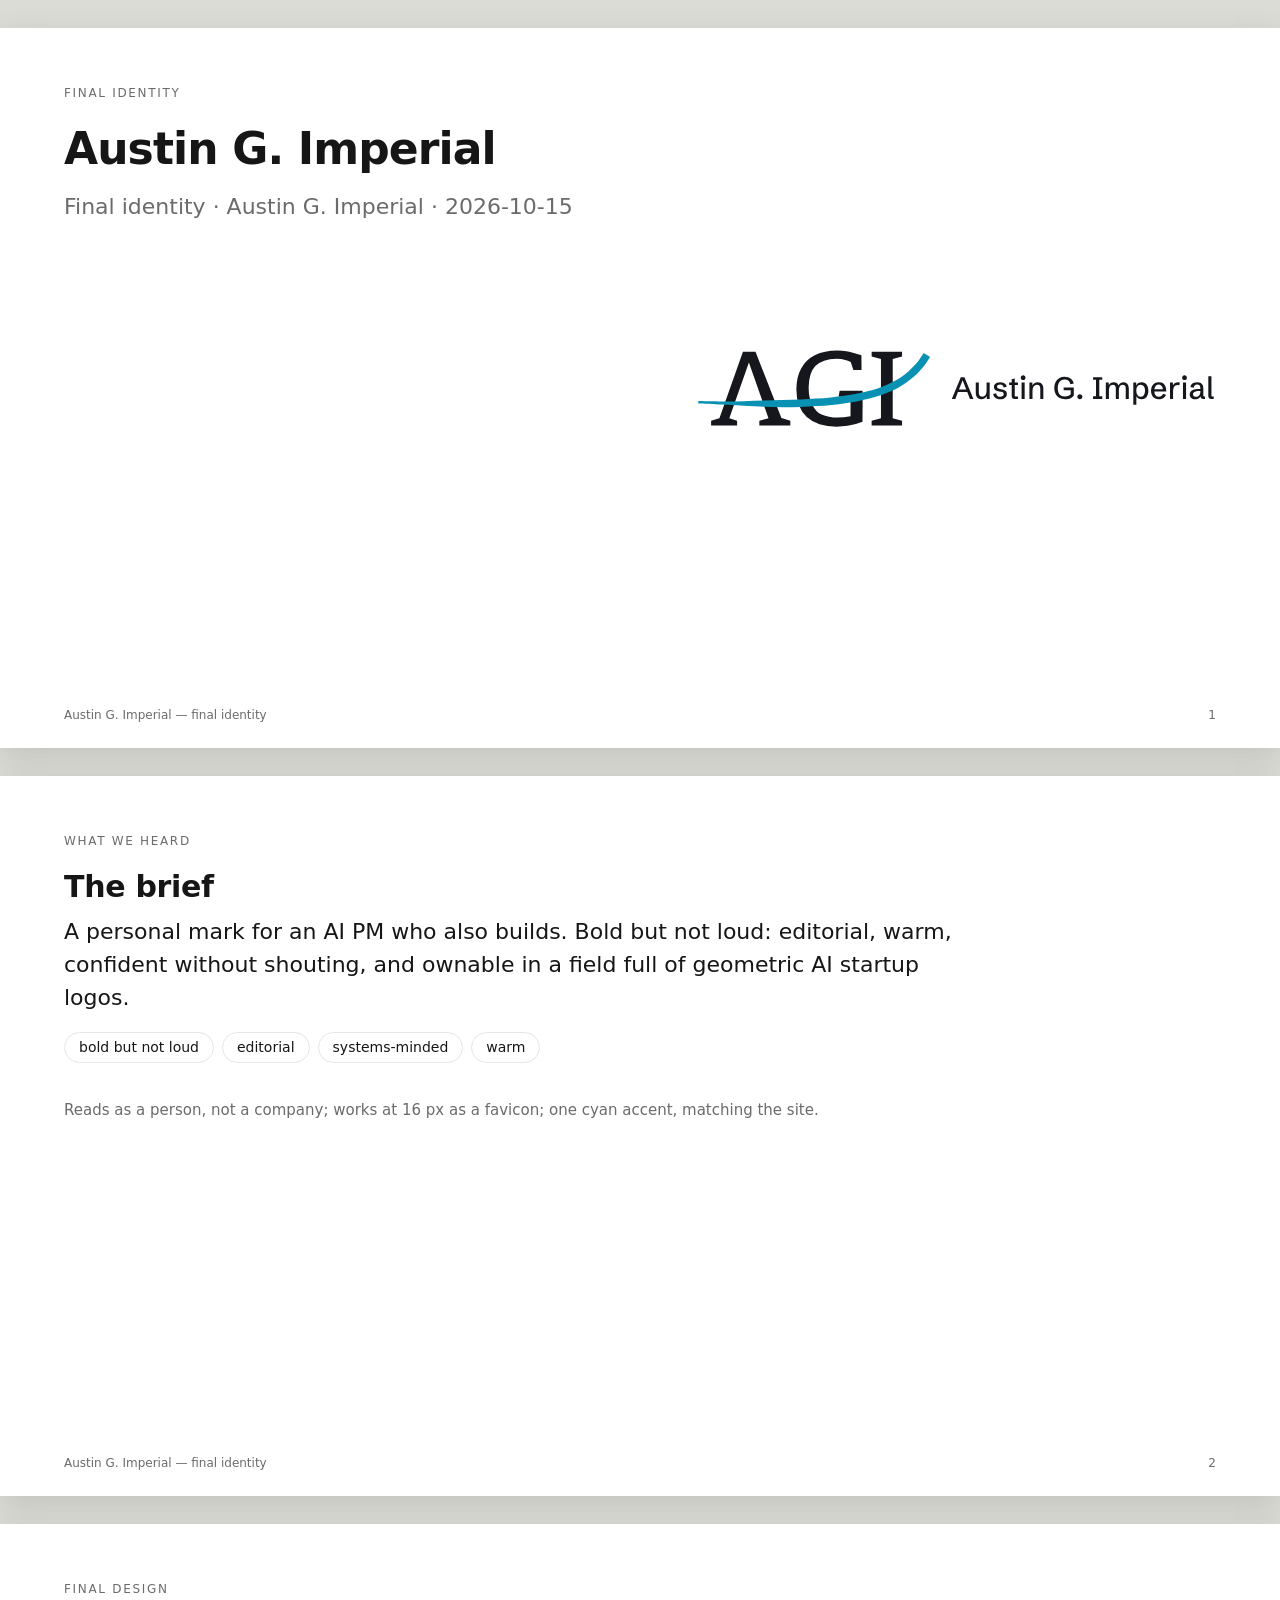
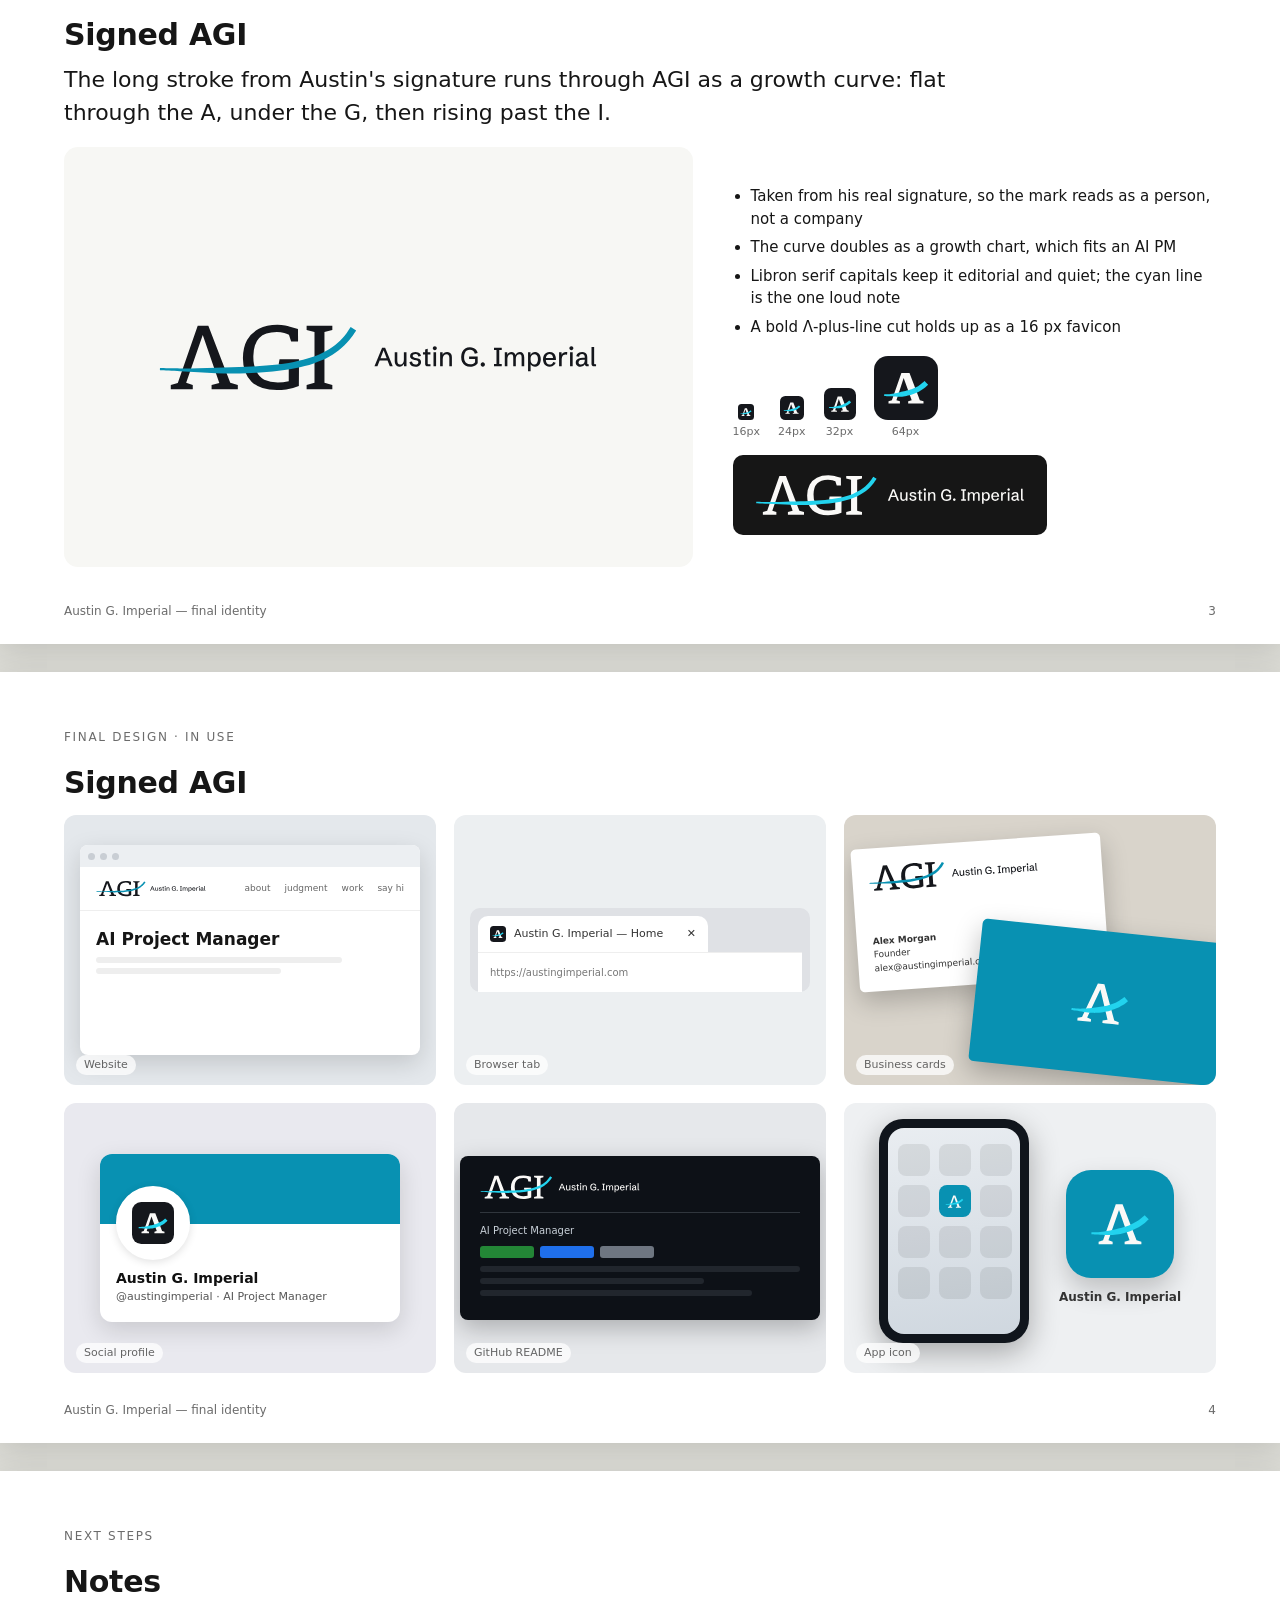
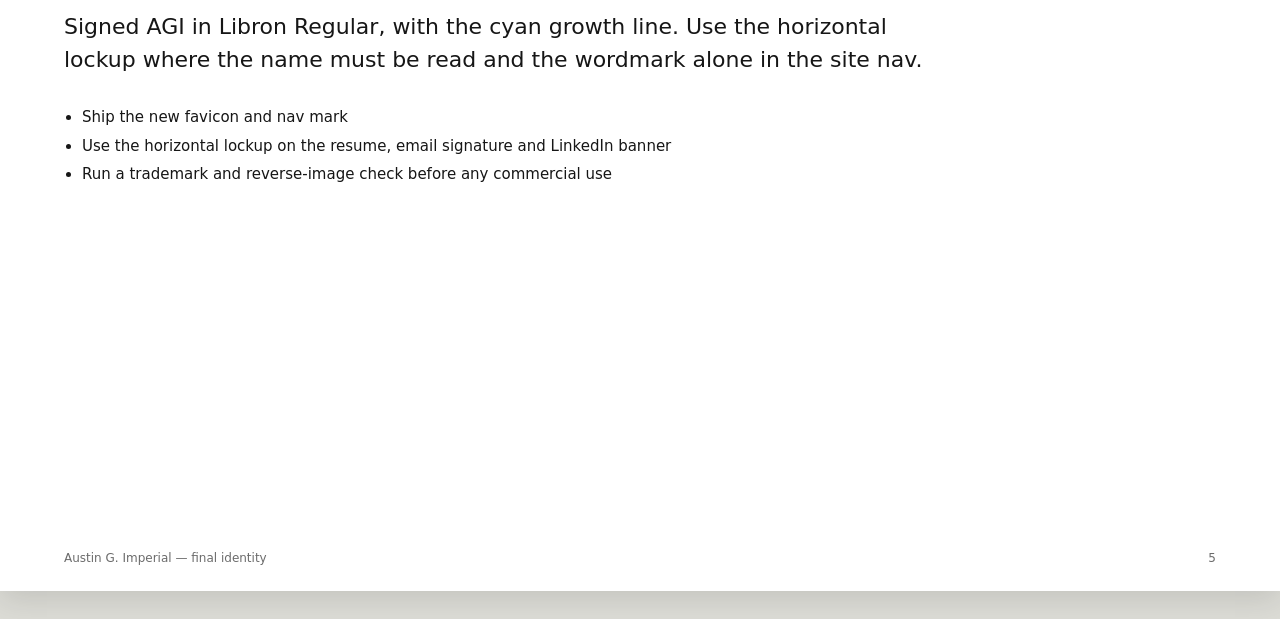
<file: assets/logo/presentation.html>
<!doctype html><html lang='en'><head><meta charset='utf-8'><title>Austin G. Imperial — final identity</title><style>
:root{--ink:#161616;--muted:#6b6b6b;--line:#e6e6e2;--paper:#f7f7f4}
*{box-sizing:border-box}body{margin:0;background:#dcdcd6;font:15px/1.5 system-ui,-apple-system,Segoe UI,sans-serif;color:var(--ink)}
.slide{width:1280px;min-height:720px;margin:28px auto;background:#fff;box-shadow:0 8px 30px rgba(0,0,0,.12);padding:56px 64px 70px;position:relative;overflow:hidden}
.slide h1{font-size:44px;margin:0 0 8px;letter-spacing:-.02em}.slide h2{font-size:30px;margin:0 0 6px;letter-spacing:-.01em}
.kicker{font-size:12px;letter-spacing:.14em;text-transform:uppercase;color:var(--muted);margin-bottom:14px}
.idea{font-size:22px;max-width:900px;margin:6px 0 18px}.muted{color:var(--muted)}
.foot{position:absolute;left:64px;right:64px;bottom:24px;display:flex;justify-content:space-between;font-size:12px;color:var(--muted)}
.hero{display:grid;grid-template-columns:1.3fr 1fr;gap:40px;align-items:center}
.stage{height:420px;background:var(--paper);border-radius:14px;display:flex;align-items:center;justify-content:center}
.stage img{max-width:70%;max-height:62%}
ul.rat{padding-left:18px;margin:0}ul.rat li{margin:6px 0}
.sizes{display:flex;gap:18px;align-items:flex-end;margin-top:18px}.sizes div{display:flex;flex-direction:column;align-items:center;gap:4px;font-size:11px;color:var(--muted)}
.rev{background:#161616;border-radius:10px;padding:18px 22px;display:inline-flex;margin-top:14px}
.mock{display:grid;grid-template-columns:repeat(3,1fr);gap:18px;margin-top:10px}
.m{height:270px;border-radius:12px;overflow:hidden;position:relative;display:flex;align-items:center;justify-content:center}
.m .lbl{position:absolute;left:12px;bottom:10px;font-size:11px;color:rgba(0,0,0,.6);background:rgba(255,255,255,.75);padding:2px 8px;border-radius:20px}
.bc{width:250px;height:143px;background:#fff;border-radius:5px;box-shadow:0 10px 26px rgba(0,0,0,.22);padding:16px;display:flex;flex-direction:column;justify-content:space-between;transform:translate(-50px,-38px) rotate(-4deg)}
.bc2{position:absolute;width:250px;height:143px;border-radius:5px;transform:translate(70px,52px) rotate(6deg);box-shadow:0 10px 26px rgba(0,0,0,.25);display:flex;align-items:center;justify-content:center}
.bc .t{font-size:9px;line-height:1.5;color:#333}
.phone{width:150px;height:224px;margin-bottom:14px;border-radius:24px;background:#10151c;padding:9px;box-shadow:0 10px 30px rgba(0,0,0,.3)}
.screen{width:100%;height:100%;border-radius:16px;background:linear-gradient(170deg,#e9edf1,#cfd7df);display:grid;grid-template-columns:repeat(3,1fr);gap:9px;padding:16px 10px;align-content:start}
.ai{width:32px;height:32px;border-radius:8px;background:rgba(0,0,0,.08);justify-self:center}
.bigapp{display:flex;flex-direction:column;align-items:center;gap:10px;font-size:12px;font-weight:600;color:#333;margin-left:30px}
.bigapp .bi{width:108px;height:108px;border-radius:25px;display:flex;align-items:center;justify-content:center;box-shadow:0 12px 26px rgba(0,0,0,.2)}
.web{width:340px;height:210px;background:#fff;border-radius:8px;box-shadow:0 8px 24px rgba(0,0,0,.15);overflow:hidden}
.web .bar{height:22px;background:#eceff2;display:flex;gap:5px;align-items:center;padding:0 8px}.web .bar i{width:7px;height:7px;border-radius:50%;background:#c9ced4}
.web .nav{height:44px;display:flex;align-items:center;padding:0 16px;gap:14px;font-size:9px;color:#666;border-bottom:1px solid #eee}
.web .hero2{padding:18px 16px}.web .hero2 b{display:block;font-size:17px;line-height:1.2;margin-bottom:8px}.web .hero2 span{display:block;height:6px;background:#eee;border-radius:3px;margin:5px 0;width:80%}
.sign{width:300px;height:190px;background:linear-gradient(#8c8f93,#6f7276);display:flex;flex-direction:column;align-items:center;padding-top:18px}
.sign .board{width:230px;height:74px;border-radius:6px;display:flex;align-items:center;justify-content:center;box-shadow:0 6px 16px rgba(0,0,0,.3)}
.sign .door{width:80px;height:80px;margin-top:18px;background:#3d4146;border-radius:3px 3px 0 0}
.tote{width:180px;height:210px;background:#efe7d8;border-radius:4px 4px 10px 10px;position:relative;display:flex;align-items:center;justify-content:center;box-shadow:0 8px 20px rgba(0,0,0,.15);margin-top:40px}
.tote:before{content:"";position:absolute;top:-46px;left:50%;transform:translateX(-50%);width:84px;height:70px;border:9px solid #e3d8c3;border-bottom:none;border-radius:50px 50px 0 0}
.social{width:300px;background:#fff;border-radius:12px;box-shadow:0 8px 24px rgba(0,0,0,.14);overflow:hidden}
.social .cover{height:70px}.social .av{width:74px;height:74px;border-radius:50%;background:#fff;border:4px solid #fff;margin:-38px 0 0 16px;display:flex;align-items:center;justify-content:center;box-shadow:0 2px 8px rgba(0,0,0,.12);overflow:hidden}
.social .meta{padding:8px 16px 16px;font-size:11px;color:#555}.social .meta b{font-size:14px;color:#111;display:block}
.cup{position:relative;width:150px;height:200px;margin-top:30px}
.cup .body{position:absolute;inset:0;background:#f4f1ea;clip-path:polygon(0 0,100% 0,86% 100%,14% 100%);display:flex;align-items:center;justify-content:center;box-shadow:inset -18px 0 24px rgba(0,0,0,.06)}
.cup .lid{position:absolute;left:-8px;right:-8px;top:-22px;height:24px;border-radius:8px 8px 3px 3px;background:#2b2b2b}
.cup .sleeve{position:absolute;left:6%;right:6%;top:36%;height:34%;clip-path:polygon(0 0,100% 0,96% 100%,4% 100%);display:flex;align-items:center;justify-content:center}
.bag{position:relative;width:170px;height:230px;background:#e9e2d6;border-radius:6px 6px 10px 10px;box-shadow:0 12px 26px rgba(0,0,0,.2);display:flex;flex-direction:column;align-items:center;padding-top:38px;gap:14px}
.bag:before{content:"";position:absolute;top:0;left:0;right:0;height:22px;background:repeating-linear-gradient(90deg,rgba(0,0,0,.08) 0 4px,transparent 4px 8px);border-radius:6px 6px 0 0}
.bag .label{width:118px;height:118px;border-radius:50%;background:#fff;display:flex;align-items:center;justify-content:center}
.bag .t{font-size:8px;letter-spacing:.14em;color:#555;text-transform:uppercase;padding:0 12px;text-align:center;line-height:1.4}
.sbag{position:relative;width:180px;height:210px;box-shadow:0 12px 26px rgba(0,0,0,.2);display:flex;align-items:center;justify-content:center;margin-top:30px}
.sbag:before{content:"";position:absolute;top:-40px;left:50%;transform:translateX(-50%);width:70px;height:56px;border:5px solid #333;border-bottom:none;border-radius:40px 40px 0 0}
.box{width:220px;height:150px;background:#f3efe6;box-shadow:14px 14px 0 rgba(0,0,0,.08),0 12px 26px rgba(0,0,0,.18);display:flex;align-items:center;justify-content:center;border-top:14px solid rgba(0,0,0,.06)}
.readme{width:360px;background:#0d1117;border-radius:8px;box-shadow:0 8px 24px rgba(0,0,0,.25);padding:18px 20px;color:#c9d1d9;font-size:10px}
.readme .rh{display:flex;align-items:center;gap:10px;border-bottom:1px solid #30363d;padding-bottom:12px;margin-bottom:10px}
.readme .badges{display:flex;gap:6px;margin:8px 0}.readme .badges i{display:block;width:54px;height:12px;border-radius:3px;background:#238636}.readme .badges i:nth-child(2){background:#1f6feb}.readme .badges i:nth-child(3){background:#6e7681}
.readme .ln{height:6px;background:#21262d;border-radius:3px;margin:6px 0}
.term{width:360px;background:#1e1e1e;border-radius:8px;box-shadow:0 8px 24px rgba(0,0,0,.3);overflow:hidden;font:10px/1.6 ui-monospace,Menlo,monospace;color:#d4d4d4}
.term .tb{height:22px;background:#2d2d2d;display:flex;gap:5px;align-items:center;padding:0 8px}.term .tb i{width:8px;height:8px;border-radius:50%;background:#555}
.term .tbody{padding:14px 16px;display:flex;gap:14px;align-items:center}
.sticker{width:250px;height:170px;background:linear-gradient(135deg,#9aa0a6,#6b7177);border-radius:12px;display:flex;align-items:center;justify-content:center;box-shadow:0 10px 24px rgba(0,0,0,.25)}
.sticker .s{width:100px;height:100px;border-radius:50%;background:#fff;display:flex;align-items:center;justify-content:center;box-shadow:0 2px 6px rgba(0,0,0,.25)}
.shirt{width:210px;height:220px;display:flex;align-items:center;justify-content:center;position:relative}
.shirt svg{position:absolute;inset:0}
.badge{width:170px;height:235px;background:#fff;border-radius:10px;box-shadow:0 10px 24px rgba(0,0,0,.2);display:flex;flex-direction:column;align-items:center;padding:20px 14px;gap:14px;position:relative;margin-top:30px}
.badge:before{content:"";position:absolute;top:-60px;left:50%;width:22px;height:62px;transform:translateX(-50%)}
.badge .hole{width:40px;height:8px;border-radius:4px;background:#ddd}.badge .nm{font-size:15px;font-weight:600}.badge .rl{font-size:10px;color:#777}
.pcard{position:relative;width:300px;height:189px;border-radius:14px;box-shadow:0 14px 30px rgba(0,0,0,.28);font:600 12px ui-monospace,Menlo,monospace}
.pcard .chip{position:absolute;left:22px;top:76px;width:40px;height:30px;border-radius:6px;background:linear-gradient(135deg,#e9d8a6,#c9a95c)}
.pcard .num{position:absolute;left:22px;top:122px;letter-spacing:.12em;font-size:14px}
.pcard .holder{position:absolute;left:22px;bottom:18px;font-size:10px;letter-spacing:.14em;opacity:.85}
.pcard .brandline{position:absolute;right:20px;bottom:16px;font:700 13px system-ui,sans-serif;opacity:.9}
.tabbar{width:340px;background:#dfe1e5;border-radius:10px;padding:8px 8px 0}
.tab{width:230px;height:36px;background:#fff;border-radius:10px 10px 0 0;display:flex;align-items:center;gap:8px;padding:0 12px;font-size:11px;color:#333}
.addr{height:40px;background:#fff;display:flex;align-items:center;padding:0 12px;font-size:10px;color:#777;border-top:1px solid #eee}
.cmp{display:grid;gap:22px;margin-top:20px}.cmp .c{background:var(--paper);border-radius:12px;padding:22px;display:flex;flex-direction:column;align-items:center;gap:12px}
.cmp img{max-height:120px;max-width:80%}
img.g{filter:grayscale(1)}img.w{filter:brightness(0) invert(1)}img.k{filter:brightness(0)}
.adj span{display:inline-block;border:1px solid var(--line);border-radius:20px;padding:4px 14px;margin:0 8px 8px 0;font-size:14px}
</style></head><body><section class="slide"><div class="kicker">Final identity</div>
<h1>Austin G. Imperial</h1><p class="idea muted">Final identity · Austin G. Imperial · 2026-10-15</p>
<div style="position:absolute;right:64px;top:50%;transform:translateY(-50%);width:520px;height:300px;display:flex;align-items:center;justify-content:center"><img class="" src="[data-uri]" style="max-width:100%;max-height:100%"></div><p class="muted" style="max-width:720px;margin-top:120px"></p><div class="foot"><span>Austin G. Imperial — final identity</span><span>1</span></div></section><section class="slide"><div class="kicker">What we heard</div><h2>The brief</h2>
<p class="idea">A personal mark for an AI PM who also builds. Bold but not loud: editorial, warm, confident without shouting, and ownable in a field full of geometric AI startup logos.</p><div class="adj"><span>bold but not loud</span><span>editorial</span><span>systems-minded</span><span>warm</span></div>
<p class="muted" style="margin-top:28px;max-width:860px">Reads as a person, not a company; works at 16 px as a favicon; one cyan accent, matching the site.</p><div class="foot"><span>Austin G. Imperial — final identity</span><span>2</span></div></section><section class="slide"><div class="kicker">Final design</div><h2>Signed AGI</h2>
<p class="idea">The long stroke from Austin&#x27;s signature runs through AGI as a growth curve: flat through the A, under the G, then rising past the I.</p>
<div class="hero"><div class="stage"><img class="" src="[data-uri]"></div>
<div><ul class="rat"><li>Taken from his real signature, so the mark reads as a person, not a company</li><li>The curve doubles as a growth chart, which fits an AI PM</li><li>Libron serif capitals keep it editorial and quiet; the cyan line is the one loud note</li><li>A bold Λ-plus-line cut holds up as a 16 px favicon</li></ul><div class="sizes"><div><img class="" src="[data-uri]" style="height:16px">16px</div><div><img class="" src="[data-uri]" style="height:24px">24px</div><div><img class="" src="[data-uri]" style="height:32px">32px</div><div><img class="" src="[data-uri]" style="height:64px">64px</div></div><div class="rev"><img class="" src="[data-uri]" style="max-height:44px;max-width:300px"></div></div></div>
<div class="foot"><span>Austin G. Imperial — final identity</span><span>3</span></div></section><section class="slide"><div class="kicker">Final design · in use</div><h2>Signed AGI</h2>
<div class="mock"><div class="m" style="background:#e4e8ec"><div class="web"><div class="bar"><i></i><i></i><i></i></div><div class="nav"><img class="" src="[data-uri]" style="max-height:20px;max-width:110px"><span style="flex:1"></span><span>about</span><span>judgment</span><span>work</span><span>say hi</span></div><div class="hero2"><b>AI Project Manager</b><span></span><span style="width:60%"></span></div></div><span class="lbl">Website</span></div><div class="m" style="background:#eceff1"><div class="tabbar"><div class="tab"><img class="" src="[data-uri]" style="width:16px;height:16px;object-fit:contain">Austin G. Imperial — Home<span style="margin-left:auto">✕</span></div><div class="addr">https://austingimperial.com</div></div><span class="lbl">Browser tab</span></div><div class="m" style="background:#d9d4cb"><div class="bc"><img class="" src="[data-uri]" style="max-height:34px;max-width:170px"><div class="t"><b>Alex Morgan</b><br>Founder<br>alex@austingimperial.com</div></div><div class="bc2" style="background:#0891b2"><img class="" src="[data-uri]" style="max-height:60px;max-width:120px"></div><span class="lbl">Business cards</span></div><div class="m" style="background:#e9e9ef"><div class="social"><div class="cover" style="background:#0891b2"></div><div class="av"><img class="" src="[data-uri]" style="max-height:42px;max-width:50px"></div><div class="meta"><b>Austin G. Imperial</b>@austingimperial · AI Project Manager</div></div><span class="lbl">Social profile</span></div><div class="m" style="background:#e6e8eb"><div class="readme"><div class="rh"><img class="" src="[data-uri]" style="max-height:26px;max-width:180px"></div><div>AI Project Manager</div><div class="badges"><i></i><i></i><i></i></div><div class="ln"></div><div class="ln" style="width:70%"></div><div class="ln" style="width:85%"></div></div><span class="lbl">GitHub README</span></div><div class="m" style="background:#eef0f2"><div class="phone"><div class="screen"><div class="ai"></div><div class="ai"></div><div class="ai"></div><div class="ai"></div><div class="ai" style="background:#0891b2;display:flex;align-items:center;justify-content:center"><img class="" src="[data-uri]" style="max-height:19px;max-width:21px"></div><div class="ai"></div><div class="ai"></div><div class="ai"></div><div class="ai"></div><div class="ai"></div><div class="ai"></div><div class="ai"></div></div></div><div class="bigapp"><div class="bi" style="background:#0891b2"><img class="" src="[data-uri]" style="max-height:62px;max-width:70px"></div>Austin G. Imperial</div><span class="lbl">App icon</span></div></div><div class="foot"><span>Austin G. Imperial — final identity</span><span>4</span></div></section><section class="slide"><div class="kicker">Next steps</div><h2>Notes</h2>
<p class="idea">Signed AGI in Libron Regular, with the cyan growth line. Use the horizontal lockup where the name must be read and the wordmark alone in the site nav.</p>
<ul class="rat" style="margin-top:30px"><li>Ship the new favicon and nav mark</li><li>Use the horizontal lockup on the resume, email signature and LinkedIn banner</li><li>Run a trademark and reverse-image check before any commercial use</li></ul><div class="foot"><span>Austin G. Imperial — final identity</span><span>5</span></div></section></body></html>
</file>
<file: assets/css/styles.css>
/* ============================================================
   Austin G. Imperial — personal site
   Minimal editorial. Light + dark. Cyan accent. Motion only where it means something.
   ============================================================ */

:root {
  color-scheme: light;
  --accent: #0e7490;          /* cyan, text-safe on light (AA on paper) */
  --accent-bright: #06b6d4;   /* brighter cyan for dots/fills */
  --accent-soft: rgba(6, 182, 212, 0.12);

  --bg: #faf9f7;              /* warm paper */
  --bg-elev: #ffffff;
  --text: #15171c;
  --text-soft: #494e58;
  --text-faint: #6b707a;      /* 4.7:1 on --bg, AA */
  --border: rgba(20, 24, 29, 0.10);
  --border-strong: rgba(20, 24, 29, 0.22);

  --maxw: 720px;
  --pad: 1.5rem;
  --radius: 14px;
  --radius-lg: 20px;
  --header-h: 4.25rem;
  --ease: cubic-bezier(0.16, 1, 0.3, 1);

  --font-sans: "Schibsted Grotesk", system-ui, -apple-system, "Segoe UI", Roboto, sans-serif;
  --font-serif: "Newsreader", Georgia, "Times New Roman", serif;
  --font-mono: ui-monospace, "SF Mono", "Cascadia Code", Menlo, Consolas, monospace;
}

[data-theme="dark"] {
  color-scheme: dark;
  --accent: #2dd4ee;
  --accent-bright: #22d3ee;
  --accent-soft: rgba(34, 211, 238, 0.14);

  --bg: #0c0e13;
  --bg-elev: #15181f;
  --text: #e9ebef;
  --text-soft: #abb1bc;
  --text-faint: #828893;
  --border: rgba(233, 235, 239, 0.12);
  --border-strong: rgba(233, 235, 239, 0.26);
}

*, *::before, *::after { box-sizing: border-box; }

html {
  scroll-behavior: smooth;
  scrollbar-gutter: stable;
  scroll-padding-top: var(--header-h);
  -webkit-text-size-adjust: 100%;
}

body {
  margin: 0;
  overflow-x: hidden;
  font-family: var(--font-sans);
  font-size: 17px;
  line-height: 1.7;
  color: var(--text);
  background: var(--bg);
  -webkit-font-smoothing: antialiased;
  -moz-osx-font-smoothing: grayscale;
  text-rendering: optimizeLegibility;
  -webkit-tap-highlight-color: transparent;
  transition: background-color 0.4s var(--ease), color 0.4s var(--ease);
}

main, .site-header, .site-footer { position: relative; z-index: 1; }

img { max-width: 100%; display: block; }

::selection { background: color-mix(in srgb, var(--accent-bright) 26%, transparent); }

a {
  color: var(--accent);
  text-decoration: none;
  transition: color 0.4s ease;
}
a:hover { color: var(--text); }

:focus-visible {
  outline: 2px solid var(--accent-bright);
  outline-offset: 3px;
  border-radius: 4px;
}

.skip-link {
  position: absolute;
  left: -999px;
  top: 0;
  background: var(--bg-elev);
  color: var(--text);
  padding: 10px 16px;
  border: 1px solid var(--border);
  border-radius: 8px;
  z-index: 100;
}
.skip-link:focus { left: 12px; top: 12px; }

/* ---------- Header / nav ---------- */
.site-header {
  position: sticky;
  top: 0;
  z-index: 50;
  background: color-mix(in srgb, var(--bg) 80%, transparent);
  backdrop-filter: saturate(150%) blur(12px);
  -webkit-backdrop-filter: saturate(150%) blur(12px);
  border-bottom: 1px solid transparent;
  transition: border-color 0.3s ease, background-color 0.3s ease;
}
.site-header.scrolled { border-bottom-color: var(--border); }

.nav {
  max-width: var(--maxw);
  margin: 0 auto;
  padding: 1rem var(--pad);
  display: flex;
  align-items: center;
  justify-content: space-between;
}

.brand {
  font-weight: 700;
  letter-spacing: 0.08em;
  font-size: 15px;
  color: var(--text);
  position: relative;
  display: inline-flex;
  align-items: center;
  transition: color 0.3s ease;
}
.brand-mark { display: block; height: 24px; width: auto; }
.brand-line { fill: var(--accent); }
.brand:hover { color: var(--text-soft); }
/* An AI PM whose initials are AGI. */
.brand::after {
  content: attr(data-quip);
  position: absolute;
  left: calc(100% + 10px);
  top: 50%;
  white-space: nowrap;
  font-family: var(--font-mono);
  font-size: 11.5px;
  font-weight: 400;
  letter-spacing: 0.02em;
  color: var(--text-faint);
  opacity: 0;
  transform: translate(-4px, -50%);
  transition: opacity 0.3s ease, transform 0.3s var(--ease);
  pointer-events: none;
}
.brand:hover::after,
.brand:focus-visible::after { opacity: 1; transform: translate(0, -50%); }

.nav-links {
  display: flex;
  align-items: center;
  gap: 26px;
}
.nav-links a {
  position: relative;
  color: var(--text-soft);
  font-size: 14.5px;
}
.nav-links a::after {
  content: "";
  position: absolute;
  left: 0;
  right: 0;
  bottom: -5px;
  height: 1.5px;
  background: var(--accent-bright);
  transform: scaleX(0);
  transform-origin: left;
  transition: transform 0.3s var(--ease);
}
.nav-links a:hover { color: var(--text); }
.nav-links a:hover::after { transform: scaleX(1); }

.theme-toggle {
  display: inline-flex;
  align-items: center;
  justify-content: center;
  width: 36px;
  height: 36px;
  border-radius: 999px;
  border: 1px solid var(--border);
  background: var(--bg-elev);
  color: var(--text-soft);
  cursor: pointer;
  position: relative;
  transition: border-color 0.4s ease, color 0.4s ease, transform 0.4s ease;
}
.theme-toggle:hover { border-color: var(--border-strong); color: var(--text); transform: translateY(-1px); }

.theme-icon { position: absolute; transition: opacity 0.3s ease, transform 0.4s var(--ease); }
.theme-icon-sun::before { content: "☀"; font-size: 16px; }
.theme-icon-moon::before { content: "☾"; font-size: 15px; }
[data-theme="light"] .theme-icon-moon { opacity: 0; transform: rotate(-40deg) scale(0.6); }
[data-theme="light"] .theme-icon-sun  { opacity: 1; transform: rotate(0) scale(1); }
[data-theme="dark"]  .theme-icon-sun  { opacity: 0; transform: rotate(40deg) scale(0.6); }
[data-theme="dark"]  .theme-icon-moon { opacity: 1; transform: rotate(0) scale(1); }

.nav-toggle { display: none; }

/* Exhaling theme switch — while .theme-easing is on <html> (set briefly by
   main.js on toggle), every color-ish property crossfades instead of snapping. */
html.theme-easing,
html.theme-easing *,
html.theme-easing *::before,
html.theme-easing *::after {
  transition:
    background-color 0.6s ease,
    color 0.6s ease,
    border-color 0.6s ease,
    box-shadow 0.6s ease,
    opacity 0.6s ease,
    transform 0.6s var(--ease) !important;
}

/* ---------- Layout primitives ---------- */
.hero,
.section,
.site-footer {
  max-width: var(--maxw);
  margin: 0 auto;
  padding-left: var(--pad);
  padding-right: var(--pad);
}

.section { padding-top: clamp(4rem, 8vw, 6.5rem); }

.section-label {
  display: inline-flex;
  align-items: center;
  gap: 10px;
  font-family: var(--font-mono);
  font-size: 12.5px;
  font-weight: 400;
  line-height: 1.7;
  letter-spacing: 0.16em;
  text-transform: uppercase;
  color: var(--text-faint);
  margin: 0 0 1.75rem;
  max-width: none; /* also used on h2s that title a section */
}
.section-label::before {
  content: "";
  width: 18px;
  height: 1.5px;
  background: var(--accent-bright);
}

.lede {
  font-size: clamp(1.1rem, 2.4vw, 1.25rem);
  line-height: 1.6;
  color: var(--text-soft);
  max-width: 50ch;
  text-wrap: pretty;
}

h1, h2, h3 { text-wrap: balance; }

h1, h2 {
  font-family: var(--font-serif);
  font-weight: 500;
  font-optical-sizing: auto;
}
h1 {
  font-size: clamp(2.1rem, 4.8vw, 2.75rem);
  line-height: 1.05;
  letter-spacing: -0.025em;
  margin: 0.6rem 0 1.3rem;
  max-width: 20ch;
}
h2 {
  font-size: clamp(1.75rem, 4vw, 2.4rem);
  line-height: 1.12;
  letter-spacing: -0.02em;
  margin: 0 0 1rem;
  max-width: 24ch;
}
h3 {
  font-size: 1.14rem;
  font-weight: 600;
  letter-spacing: -0.01em;
  margin: 0;
}

/* ---------- Hero ---------- */
.hero {
  padding-top: clamp(2.75rem, 7vw, 4rem);
  padding-bottom: 1.5rem;
  display: grid;
  grid-template-columns: 1.45fr 1fr;
  gap: clamp(1.75rem, 5vw, 3rem);
  align-items: center;
}

.hero-role {
  margin: 0;
  font-family: var(--font-mono);
  font-size: 13px;
  letter-spacing: 0.02em;
  color: var(--text-faint);
}

.hero-cta {
  display: flex;
  align-items: center;
  gap: 22px;
  margin-top: 2rem;
  flex-wrap: wrap;
}

.btn {
  display: inline-flex;
  align-items: center;
  gap: 8px;
  font-size: 15px;
  font-weight: 500;
  cursor: pointer;
  transition: transform 0.4s var(--ease), box-shadow 0.4s ease, background-color 0.4s ease, border-color 0.4s ease, color 0.4s ease;
}
.btn-primary {
  background: var(--accent-bright);
  color: #042a33;
  padding: 13px 26px;
  border-radius: 999px;
  border: 1px solid transparent;
}
.btn-primary:active { transform: translateY(0) scale(0.97); transition-duration: 0.1s; }
.btn-primary:hover {
  transform: translateY(-2px);
  color: #042a33;
  box-shadow: 0 10px 28px color-mix(in srgb, var(--accent-bright) 38%, transparent);
}
.btn-text {
  background: none;
  border: none;
  color: var(--text);
  padding: 4px 0;
  border-bottom: 1.5px solid var(--accent-bright);
  border-radius: 0;
}
.btn-text:hover { color: var(--accent); }
.btn-text span { transition: transform 0.4s var(--ease); }
.btn-text:hover span { transform: translateX(4px); }

.hero-portrait img {
  width: 100%;
  height: auto;
  aspect-ratio: 4 / 5;
  object-fit: cover;
  border-radius: var(--radius-lg);
  border: 1px solid var(--border);
  box-shadow: 0 1px 2px rgba(0,0,0,0.04), 0 18px 50px rgba(0,0,0,0.10);
}

/* ---------- Prose / timeline ---------- */
.prose p { margin: 0 0 1rem; max-width: 62ch; text-wrap: pretty; }

.timeline {
  list-style: none;
  margin: 0;
  padding: 0;
  display: grid;
  gap: 2.5rem;
}
.timeline > li {
  min-width: 0; /* let wide children (code, Gantt) scroll or truncate instead of widening the page */
  border-left: 2px solid var(--border);
  padding-left: 1.6rem;
  position: relative;
}
.timeline > li::before {
  content: "";
  position: absolute;
  left: -6px;
  /* match the h3 so `lh` is its line box: dot centers on the title's first line */
  font-size: 1.14rem;
  top: 10px;
  top: calc(0.5lh - 5px);
  width: 10px;
  height: 10px;
  border-radius: 50%;
  background: var(--bg);
  border: 2px solid var(--border-strong);
  transition: background-color 0.4s var(--ease);
}
.timeline > li:first-child::before {
  background: var(--accent-bright);
  border-color: var(--accent-bright);
  box-shadow: 0 0 0 4px var(--accent-soft);
}
.timeline-head {
  display: flex;
  justify-content: space-between;
  align-items: baseline;
  gap: 1rem;
  margin-bottom: 0.6rem;
  flex-wrap: wrap;
}
.timeline-date {
  font-family: var(--font-mono);
  font-size: 12.5px;
  letter-spacing: 0.02em;
  color: var(--text-faint);
  white-space: nowrap;
}
.timeline p { margin: 0 0 0.7rem; color: var(--text-soft); max-width: 64ch; text-wrap: pretty; }
.timeline strong { color: var(--text); font-weight: 600; }

/* ---------- Recognition ---------- */
.pull-quote {
  margin: 0;
  padding: 0;
  border: 0;
}
.pull-quote p {
  font-family: var(--font-serif);
  font-style: italic;
  font-size: clamp(1.55rem, 3.6vw, 2.1rem);
  line-height: 1.34;
  letter-spacing: -0.01em;
  color: var(--text);
  margin: 0 0 0.8rem;
  max-width: 22ch;
  text-wrap: balance;
}
.pull-quote cite { font-style: normal; font-size: 14px; color: var(--text-faint); }

/* ---------- Selected work list ---------- */
.work-list { list-style: none; margin: 0; padding: 0; counter-reset: work; }
.work-list li { counter-increment: work; }
.work-row {
  width: 100%;
  text-align: left;
  background: none;
  border: none;
  border-top: 1px solid var(--border);
  padding: 1.3rem 0;
  cursor: pointer;
  display: flex;
  align-items: baseline;
  gap: 1.25rem;
  color: var(--text);
  font-family: inherit;
}
.work-row > * { transition: transform 0.45s var(--ease); }
.work-list li:last-child .work-row { border-bottom: 1px solid var(--border); }
@media (hover: hover) {
  .work-row:hover > :first-child { transform: translateX(14px); }
}
.work-row .w-title {
  font-size: 1.22rem;
  font-weight: 600;
  letter-spacing: -0.01em;
  margin-bottom: 3px;
  display: flex;
  align-items: baseline;
  gap: 12px;
}
.work-row .w-title::before {
  content: counter(work, decimal-leading-zero);
  font-family: var(--font-mono);
  font-size: 13px;
  font-weight: 500;
  color: var(--accent);
  letter-spacing: 0;
}
.work-row .w-arrow {
  color: var(--accent);
  opacity: 0;
  transform: translateX(-6px);
  transition: opacity 0.4s ease, transform 0.4s var(--ease);
}
.work-row:hover .w-arrow,
.work-row:focus-visible .w-arrow { opacity: 1; transform: translateX(0); }
.work-row .w-impact { display: block; font-size: 14.5px; color: var(--text-soft); }
.work-row .w-tags {
  margin-left: auto;
  font-family: var(--font-mono);
  font-size: 12px;
  letter-spacing: 0.02em;
  color: var(--text-faint);
  white-space: nowrap;
}

/* "What it actually took" — the calm surface, complexity on demand.
   Collapsed by default; settles open on hover / keyboard focus. */
.w-reality {
  display: grid;
  grid-template-rows: 0fr;
  transition: grid-template-rows 0.4s var(--ease);
}
.work-row:hover .w-reality,
.work-row:focus-visible .w-reality { grid-template-rows: 1fr; }
.w-reality-inner {
  min-height: 0;
  overflow: hidden;
  display: flex;
  flex-wrap: wrap;
  gap: 5px 15px;
  padding-top: 9px;
}
.w-frag {
  display: inline-flex;
  align-items: baseline;
  gap: 6px;
  font-family: var(--font-mono);
  font-size: 12px;
  line-height: 1.35;
  letter-spacing: 0.01em;
  color: var(--text-faint);
}
.w-frag::before {
  content: "+";
  color: var(--accent);
  font-size: 10px;
  opacity: 0.85;
}
/* row fragments stagger in; modal fragments (below) stay static */
.work-row .w-frag {
  opacity: 0;
  transform: translateY(4px);
  transition: opacity 0.4s var(--ease), transform 0.4s var(--ease);
}
.work-row:hover .w-frag,
.work-row:focus-visible .w-frag {
  opacity: 1;
  transform: none;
  transition-delay: calc(var(--i) * 45ms + 60ms);
}

.work-more { margin-top: 1.75rem; }

/* ---------- Contact ---------- */
.section-contact { padding-bottom: 1rem; }
.contact-links {
  list-style: none;
  margin: 1.75rem 0 0;
  padding: 0;
  display: flex;
  flex-wrap: wrap;
  gap: 0.7rem 2rem;
}
.contact-links a {
  font-size: 16px;
  color: var(--text);
  border-bottom: 1px solid var(--border-strong);
  padding-bottom: 3px;
  transition: color 0.4s ease, border-color 0.4s ease;
}
.contact-links a:hover { color: var(--accent); border-color: var(--accent); }

/* ---------- Footer ---------- */
.site-footer {
  margin-top: clamp(4rem, 9vw, 6rem);
  padding-top: 1.75rem;
  padding-bottom: 2.75rem;
  border-top: 1px solid var(--border);
  font-size: 13px;
  color: var(--text-faint);
}
.colophon { margin: 0 0 1rem; max-width: 60ch; line-height: 1.6; }
.footer-row {
  display: flex;
  justify-content: space-between;
  align-items: center;
  flex-wrap: wrap;
  gap: 0.75rem;
}
.footer-links { display: flex; gap: 1.5rem; }
.footer-links a { color: var(--text-soft); font-size: 13px; }
.footer-links a:hover { color: var(--accent); }

/* ---------- Modal ---------- */
.modal {
  width: min(620px, calc(100% - 2rem));
  max-width: none;
  max-height: 86vh;
  padding: 0;
  overflow: hidden;
  color: var(--text);
  background: var(--bg-elev);
  border: 1px solid var(--border);
  border-radius: var(--radius-lg);
  box-shadow: 0 30px 80px rgba(0,0,0,0.28);
}
.modal[open] { animation: pop 0.35s var(--ease) both; }
.modal::backdrop {
  background: rgba(8, 10, 13, 0.55);
  backdrop-filter: blur(3px);
  -webkit-backdrop-filter: blur(3px);
  animation: fade 0.25s ease both;
}
.modal-panel {
  position: relative;
  max-height: 86vh;
  overflow-y: auto;
  padding: 2.25rem 2.25rem 2.5rem;
}
.modal.closing { animation: pop 0.2s ease-in reverse both; }
.modal.closing::backdrop { animation: fade 0.2s ease reverse both; }
@keyframes fade { from { opacity: 0; } to { opacity: 1; } }
@keyframes pop { from { opacity: 0; transform: translateY(16px) scale(0.98); } to { opacity: 1; transform: none; } }

.modal-close {
  position: absolute;
  top: 1rem;
  right: 1.1rem;
  width: 38px;
  height: 38px;
  border-radius: 999px;
  border: 1px solid var(--border);
  background: var(--bg);
  color: var(--text-soft);
  font-size: 22px;
  line-height: 1;
  cursor: pointer;
  transition: border-color 0.4s ease, color 0.4s ease, transform 0.4s ease;
}
.modal-close:hover { border-color: var(--border-strong); color: var(--text); transform: rotate(90deg); }
.modal-eyebrow {
  font-family: var(--font-mono);
  font-size: 12.5px;
  letter-spacing: 0.04em;
  color: var(--text-faint);
  margin: 0 0 0.5rem;
}
.modal-title { margin: 0 0 1.1rem; }
.modal-body p { color: var(--text-soft); margin: 0 0 1rem; text-wrap: pretty; }
.modal-shot {
  display: block;
  width: 100%;
  margin: 1.25rem 0;
  padding: 0;
  border: 1px solid var(--border);
  border-radius: var(--radius);
  background: var(--bg);
  overflow: hidden;
  cursor: zoom-in;
  transition: border-color 0.4s ease;
}
.modal-shot:hover,
.modal-shot:focus-visible { border-color: var(--border-strong); }
.modal-shot img { display: block; width: 100%; height: auto; aspect-ratio: auto 16 / 10; } /* holds space until loaded, so charts below do not look visible on open */

/* Project charts (built by vizEl in main.js) */
.viz {
  margin: 0 0 1.25rem;
  padding: 1.1rem 1.2rem;
  border: 1px solid var(--border);
  border-radius: var(--radius);
  background: var(--bg);
}
.viz-flow { display: flex; flex-wrap: wrap; align-items: center; gap: 0.45rem; list-style: none; margin: 0; padding: 0; }
.viz-flow li { display: flex; align-items: center; gap: 0.45rem; animation: viz-in 0.5s var(--ease) both; }
.viz-flow li:not(:last-child)::after { content: "→"; content: "→" / ""; color: var(--text-faint); }
.viz-flow span {
  padding: 0.3rem 0.7rem;
  border: 1px solid var(--border-strong);
  border-radius: 999px;
  font-size: 13.5px;
  color: var(--text-soft);
}
.viz-flow .is-gate { border-color: var(--accent); background: var(--accent-soft); color: var(--text); font-weight: 600; animation: viz-glow 1.2s 0.8s ease both; }
@keyframes viz-in { from { opacity: 0; transform: translateY(6px); } }
@keyframes viz-glow { 0%, 100% { box-shadow: 0 0 0 0 transparent; } 40% { box-shadow: 0 0 0 6px var(--accent-soft); } }

.viz-bar { display: grid; grid-template-columns: 7.5rem 1fr 4.5rem; gap: 0.75rem; align-items: center; font-size: 13.5px; color: var(--text-soft); }
.viz-bar + .viz-bar { margin-top: 0.6rem; }
.viz-track, .viz-goal-track { position: relative; height: 0.6rem; }
.viz-track { border-radius: 999px; background: var(--accent-soft); }
.viz-fill { display: block; height: 100%; border-radius: inherit; background: var(--accent-bright); animation: viz-grow 1.1s var(--ease) both; }
@keyframes viz-grow { from { width: 0; } }
.viz-goal { position: absolute; top: -0.3rem; bottom: -0.3rem; width: 2px; margin-left: -1px; background: var(--text); animation: viz-fade 0.4s 0.9s both; }
.viz-goal-row { margin-bottom: -0.1rem; }
.viz-goal-label { position: absolute; bottom: 0; transform: translateX(-50%); white-space: nowrap; font-family: var(--font-mono); font-size: 12px; color: var(--text); animation: viz-fade 0.4s 0.9s both; }
@keyframes viz-fade { from { opacity: 0; } }
.viz-val { font-family: var(--font-mono); color: var(--text); text-align: right; }

/* Messy tracker that tidies itself: .is-clean collapses the extra columns and swaps the text. */
.sheet { overflow-x: auto; font-size: 11.5px; border: 1px solid var(--border); border-radius: 8px; background: var(--bg-elev); }
.sheet-row { display: flex; }
.sheet-row > span { flex: none; padding: 0.4rem 0.55rem; border-right: 1px solid var(--border); border-bottom: 1px solid var(--border); white-space: nowrap; overflow: hidden; text-overflow: ellipsis; color: var(--text-soft); }
.sheet-row:last-child > span { border-bottom: 0; }
.sheet-head > span { font-weight: 600; color: var(--text-faint); background: var(--bg); }
.c-book { width: 5.8em; }
.c-who { width: 7em; }
.sheet-row > .c-status { flex: 1 1 6em; min-width: 6.6em; border-right: 0; white-space: normal; }
.sheet-row > .c-who { flex-shrink: 1; }
@media (max-width: 480px) {
  .modal-panel { padding-inline: 1.25rem; }
  .viz { padding-inline: 0.8rem; }
  .sheet { font-size: 10.5px; }
  .sheet-row > span { padding-inline: 0.3rem; }
  .c-book { width: 5.4em; }
}
.sheet .c-who { transition: width 0.8s var(--ease), padding 0.8s var(--ease), opacity 0.4s ease, border-width 0.8s, background 0.6s ease; }
.sheet.is-clean .extra { width: 0; padding-inline: 0; opacity: 0; border-right-width: 0; }
.sheet .hl { background: rgba(250, 204, 21, 0.28); }
.sheet.is-clean .hl { background: transparent; }
.sw { display: inline-grid; vertical-align: top; }
.sw > span { grid-area: 1 / 1; transition: opacity 0.5s 0.3s ease; }
.sw-a, .sheet.is-clean .sw-b { opacity: 0; }
.sheet.is-clean .sw-a { opacity: 1; }
.is-key .sw-a { color: var(--accent); font-weight: 600; }
.viz-replay {
  margin-top: 0.7rem;
  padding: 0.25rem 0.75rem;
  border: 1px solid var(--border-strong);
  border-radius: 999px;
  background: none;
  font: 12.5px var(--font-mono);
  color: var(--text-soft);
  cursor: pointer;
}
.viz-replay:hover { color: var(--text); border-color: var(--text-faint); }
.viz:not(.is-live) *, .viz:not(.is-live) *::after { animation-play-state: paused; }
.viz figcaption { margin-top: 0.8rem; font-size: 13px; color: var(--text-faint); }

/* ---------- Lightbox ---------- */
.lightbox {
  max-width: 94vw;
  max-height: 94vh;
  padding: 0;
  border: 1px solid var(--border);
  border-radius: var(--radius);
  background: var(--bg-elev);
  cursor: zoom-out;
  overflow: hidden;
}
.lightbox::backdrop {
  background: rgba(8, 10, 13, 0.78);
  backdrop-filter: blur(3px);
  -webkit-backdrop-filter: blur(3px);
}
.lightbox img { display: block; max-width: 94vw; max-height: 94vh; width: auto; height: auto; }
.lightbox[open] { animation: pop 0.3s var(--ease) both; }
@media (prefers-reduced-motion: reduce) { .lightbox[open] { animation: none; } }
.modal-tech {
  display: flex;
  flex-wrap: wrap;
  gap: 0.5rem;
  margin-top: 1.4rem;
  padding-top: 1.4rem;
  border-top: 1px solid var(--border);
}
.modal-tech span {
  font-family: var(--font-mono);
  font-size: 12px;
  color: var(--text-soft);
  background: var(--bg);
  border: 1px solid var(--border);
  border-radius: 999px;
  padding: 5px 13px;
}
.modal-reality {
  display: flex;
  flex-wrap: wrap;
  align-items: baseline;
  gap: 7px 18px;
  margin-top: 1.4rem;
  padding-top: 1.4rem;
  border-top: 1px solid var(--border);
}
.modal-reality[hidden] { display: none; }
.modal-reality-label {
  flex-basis: 100%;
  margin: 0 0 2px;
  font-family: var(--font-mono);
  font-size: 11px;
  letter-spacing: 0.08em;
  text-transform: uppercase;
  color: var(--text-faint);
}

/* ---------- A normal week (settle) ---------- */
/* --p: 0 = scattered, 1 = ordered. Set by main.js on scroll; 1 without JS. */
.settle { --p: 1; }
.settle-list {
  list-style: none;
  margin: 0;
  padding: 0;
  display: grid;
  grid-template-columns: repeat(2, minmax(0, 1fr));
  gap: 0.75rem;
}
.settle-list li {
  --q: calc(1 - var(--p));
  display: flex;
  flex-direction: column;
  gap: 0.45rem;
  padding: 0.95rem 1.1rem;
  background: var(--bg-elev);
  border: 1px solid var(--border);
  border-radius: var(--radius);
  box-shadow: 0 calc(var(--q) * 14px) calc(var(--q) * 30px) rgba(0,0,0,0.08);
  transform:
    translate(calc(var(--x) * var(--q) * 1%), calc(var(--y) * var(--q) * 1px))
    rotate(calc(var(--r) * var(--q) * 1deg));
  transition: transform 0.6s var(--ease), box-shadow 0.6s var(--ease);
}
.settle-task { font-size: 15px; line-height: 1.45; color: var(--text); }
.settle-status {
  display: inline-flex;
  align-items: baseline;
  gap: 7px;
  font-family: var(--font-mono);
  font-size: 12px;
  color: var(--accent);
  opacity: clamp(0, (var(--p) - 0.6) * 2.5, 1);
  transition: opacity 0.4s ease;
}
.settle-status::before { content: "✓"; }
.settle-caption { margin: 1.1rem 0 0; font-size: 13.5px; color: var(--text-faint); }

/* ---------- Experience depth toggle ---------- */
.section-head {
  display: flex;
  justify-content: space-between;
  align-items: baseline;
  flex-wrap: wrap;
  gap: 0.75rem 1.5rem;
  margin-top: 3.5rem;
  margin-bottom: 1.75rem;
}
.section-head .section-label { margin: 0; }

/* Shared segmented-button look: depth toggle + calibration presets. */
.depth-toggle,
.calib-presets {
  display: inline-flex;
  padding: 3px;
  border: 1px solid var(--border);
  border-radius: 999px;
  background: var(--bg-elev);
  position: relative;
  isolation: isolate;
}
.depth-toggle::before,
.calib-presets::before {
  content: "";
  position: absolute;
  z-index: -1;
  left: 0;
  top: 0;
  width: var(--tw, 0);
  height: var(--th, 0);
  transform: translate(var(--tx, 0), var(--ty, 0));
  opacity: var(--to, 0);
  border-radius: 999px;
  background: var(--accent-soft);
  transition: transform 0.4s var(--ease), width 0.4s var(--ease), opacity 0.25s ease;
}
.depth-toggle button,
.calib-presets button {
  font: inherit;
  font-size: 13px;
  padding: 5px 13px;
  border: 0;
  border-radius: 999px;
  background: none;
  color: var(--text-soft);
  cursor: pointer;
  transition: color 0.3s ease, transform 0.15s ease;
}
.depth-toggle button:hover,
.calib-presets button:hover { color: var(--text); }
.depth-toggle button[aria-pressed="true"],
.calib-presets button[aria-pressed="true"] { color: var(--text); }
.depth-toggle button:active,
.calib-presets button:active { transform: scale(0.96); }

.timeline[data-depth="skim"] .read-only,
.timeline[data-depth="read"] .skim-only { display: none; }

.money {
  font: inherit;
  color: var(--text);
  font-weight: 600;
  background: none;
  border: 0;
  padding: 0;
  border-bottom: 1px dashed var(--accent);
  cursor: pointer;
}
.money::after { content: " ⇄"; font-size: 0.8em; font-weight: 400; color: var(--accent); }
.money:hover { color: var(--accent); }

::view-transition-old(root),
::view-transition-new(root) { animation-duration: 0.3s; }

/* ---------- Gantt ---------- */
.gantt { margin: 1.5rem 0 0; --lw: 14.5rem; }
.gantt-readout {
  display: flex;
  flex-wrap: wrap;
  gap: 0.25rem 1.1rem;
  font-family: var(--font-mono);
  font-size: 12.5px;
  color: var(--text-faint);
  margin-bottom: 0.8rem;
}
.gantt-readout strong { color: var(--text); font-weight: 500; }
.gantt-chart { position: relative; padding-bottom: 1.6rem; }
.g-lane {
  display: grid;
  grid-template-columns: var(--lw) 1fr;
  align-items: center;
  min-height: 26px;
}
.g-label { font-size: 13px; color: var(--text); white-space: nowrap; overflow: hidden; text-overflow: ellipsis; padding-right: 0.75rem; }
.g-label em { font-style: normal; color: var(--text-faint); }
.g-vip {
  margin-left: 4px;
  padding: 0 6px;
  border-radius: 999px;
  font-family: var(--font-mono);
  font-size: 11px;
  font-weight: 500;
  letter-spacing: 0.02em;
  color: var(--accent);
  background: var(--accent-soft);
}
.g-track { position: relative; height: 10px; }
.g-bar {
  position: absolute;
  top: 0;
  bottom: 0;
  min-width: 5px;
  border-radius: 999px;
  background: var(--border-strong);
  transition: background-color 0.25s ease, opacity 0.25s ease;
}
.g-bar.g-open { border-top-right-radius: 0; border-bottom-right-radius: 0; }
.g-lane[data-state="active"] .g-bar { background: var(--accent-bright); }
.g-lane[data-state="future"] .g-bar { opacity: 0.25; }
.g-lane[data-state="future"] .g-label { color: var(--text-faint); }
.g-axis { position: absolute; left: var(--lw); right: 0; bottom: 0; height: 1.2rem; }
.g-axis span {
  position: absolute;
  font-family: var(--font-mono);
  font-size: 10.5px;
  color: var(--text-faint);
  white-space: nowrap;
}
.g-cursor {
  --t: 1;
  position: absolute;
  top: -4px;
  bottom: 1.3rem;
  left: calc(var(--lw) + (100% - var(--lw)) * var(--t));
  width: 1.5px;
  background: var(--text);
  opacity: 0.55;
  pointer-events: none;
}
.gantt-scrub {
  display: block;
  width: calc(100% - var(--lw));
  margin: 0.6rem 0 0 var(--lw);
  height: 18px;
  background: none;
  -webkit-appearance: none;
  appearance: none;
  cursor: pointer;
}
.gantt-scrub::-webkit-slider-runnable-track { height: 3px; border-radius: 999px; background: var(--border-strong); }
.gantt-scrub::-moz-range-track { height: 3px; border-radius: 999px; background: var(--border-strong); }
.gantt-scrub::-webkit-slider-thumb {
  -webkit-appearance: none;
  width: 16px;
  height: 16px;
  margin-top: -6.5px;
  border-radius: 50%;
  background: var(--bg-elev);
  border: 2px solid var(--accent-bright);
  box-shadow: 0 1px 4px rgba(0,0,0,0.15);
  transition: transform 0.2s var(--ease);
}
.gantt-scrub::-moz-range-thumb {
  width: 12px;
  height: 12px;
  border-radius: 50%;
  background: var(--bg-elev);
  border: 2px solid var(--accent-bright);
  box-shadow: 0 1px 4px rgba(0,0,0,0.15);
}
.gantt-scrub:hover::-webkit-slider-thumb,
.gantt-scrub:active::-webkit-slider-thumb { transform: scale(1.15); }
.gantt-scrub:focus-visible { outline-offset: 4px; }
.gantt .gantt-notes { /* beats .timeline p */
  display: flex;
  flex-wrap: wrap;
  gap: 0.15rem 1.25rem;
  margin: 0.7rem 0 0;
  font-size: 13px;
  line-height: 1.5;
  color: var(--text-soft);
}
.gantt .gantt-notes:empty { display: none; }
.gantt-notes strong { font-weight: 600; color: var(--text); }
.gantt figcaption,
.dots figcaption,
.first-code figcaption {
  margin-top: 0.6rem;
  font-size: 13px;
  color: var(--text-faint);
  max-width: 64ch;
}

/* ---------- ACTS overtime squares ---------- */
.dots { margin: 1.25rem 0 0; }
.dots-grid { display: flex; flex-wrap: wrap; gap: 2px; }
.dots-grid i {
  width: 6px;
  height: 6px;
  border-radius: 1px;
  background: var(--accent-bright);
  transition: opacity 0.5s ease var(--d, 0ms), transform 0.5s var(--ease) var(--d, 0ms);
}
.dots-grid.automated i.c { opacity: 0.12; transform: scale(0.5); }
.dots-bar { display: flex; align-items: baseline; gap: 1.25rem; margin-top: 0.9rem; flex-wrap: wrap; }
.dots-count { font-size: 14.5px; color: var(--text-soft); }
.dots-count strong { color: var(--text); font-variant-numeric: tabular-nums; }

/* ---------- BlueMap pipeline ---------- */
.bmap { margin: 1.25rem 0 0; }
.bmap figcaption { margin-top: 0.6rem; font-size: 13px; color: var(--text-faint); max-width: 64ch; }
.bmap-pipe { display: grid; grid-template-columns: repeat(3, minmax(0, 1fr)); gap: 1.4rem; }
.bmap-stage {
  position: relative;
  display: flex;
  flex-direction: column;
  padding: 0.7rem 0.8rem;
  border: 1px solid var(--border);
  border-radius: var(--radius);
  background: var(--bg-elev);
  transition: border-color 0.4s ease, box-shadow 0.4s ease;
}
.bmap-stage:not(:last-child)::after {
  content: "→";
  position: absolute;
  right: -1.15rem;
  top: 0.7rem;
  color: var(--text-faint);
}
.bmap-stage.hot { border-color: var(--accent-bright); box-shadow: 0 0 0 3px var(--accent-soft); }
.bmap-tool { font-family: var(--font-mono); font-size: 12.5px; color: var(--accent); }
.bmap-what { font-size: 13px; color: var(--text-faint); margin-bottom: 0.5rem; }
.bmap-code {
  margin: 0;
  min-height: 7.5em;
  font-family: var(--font-mono);
  font-size: 12px;
  line-height: 1.5;
  color: var(--text-soft);
  white-space: pre-wrap;
}
.bmap-map { display: block; width: 100%; max-height: 13rem; }
.bmap-land { fill: var(--border-strong); }
.bmap-pin { fill: var(--accent-bright); stroke: var(--bg-elev); stroke-width: 0.8; transform-box: fill-box; transform-origin: center; }
.bmap-pin.new { animation: bmap-drop 0.6s var(--ease) both; }
@keyframes bmap-drop {
  from { opacity: 0; transform: translateY(-10px) scale(1.6); }
  to { opacity: 1; transform: none; }
}

/* ---------- First code ---------- */
.first-code { margin: 0.4rem 0 1rem; }
.first-code pre {
  margin: 0;
  padding: 1rem 1.2rem;
  overflow-x: auto;
  background: var(--bg-elev);
  border: 1px solid var(--border);
  border-radius: var(--radius);
  font-family: var(--font-mono);
  font-size: 12px;
  line-height: 1.55;
}
.first-code .c-str { color: var(--text-soft); }

/* ---------- Calibration demo ---------- */
.calib {
  display: grid;
  grid-template-columns: minmax(0, 15rem) minmax(0, 1fr);
  gap: 2rem;
  margin-top: 2rem;
  align-items: start;
}
.calib-title {
  margin: 0 0 0.75rem;
  font-family: var(--font-mono);
  font-size: 12px;
  letter-spacing: 0.08em;
  text-transform: uppercase;
  color: var(--text-faint);
}
.calib-bars { display: flex; gap: 8px; height: 160px; margin-bottom: 1rem; }
.cb-col { flex: 1; display: flex; flex-direction: column; align-items: center; gap: 6px; }
.cb-bar {
  position: relative;
  flex: 1;
  width: 100%;
  border-radius: 6px;
  background: var(--accent-soft);
  cursor: ns-resize;
  touch-action: none;
}
.cb-fill {
  position: absolute;
  left: 0;
  right: 0;
  bottom: 0;
  border-radius: 6px;
  background: var(--accent-bright);
  border-top: 3px solid var(--text);
  transition: height 0.3s var(--ease);
}
.cb-val {
  position: absolute;
  left: 0;
  right: 0;
  top: 4px;
  text-align: center;
  font-family: var(--font-mono);
  font-size: 11px;
  color: var(--text);
}
.calib-title span { text-transform: none; letter-spacing: 0; }
.cb-label { font-family: var(--font-mono); font-size: 12px; color: var(--text-faint); }
.calib-presets { flex-wrap: wrap; }

.calib-reviewers { list-style: none; margin: 0; padding: 0; }
.cr-row {
  display: grid;
  grid-template-columns: 9.5rem 3.2rem 1fr 6.5rem;
  align-items: center;
  gap: 0.9rem;
  padding: 0.5rem 0;
  border-top: 1px solid var(--border);
  font-size: 14px;
}
.cr-row:last-child { border-bottom: 1px solid var(--border); }
.cr-name em { font-style: normal; font-size: 12px; color: var(--text-faint); }
.cr-hist { display: flex; align-items: flex-end; gap: 2px; height: 20px; }
.cr-hist i { flex: 1; background: var(--border-strong); border-radius: 1px; transition: background-color 0.3s ease; }
.cr-meter { position: relative; height: 6px; border-radius: 999px; background: var(--border); }
.cr-fill { position: absolute; left: 0; top: 0; bottom: 0; border-radius: 999px; background: var(--text-faint); transition: width 0.3s var(--ease), background-color 0.3s ease; }
.cr-line { position: absolute; top: -4px; bottom: -4px; width: 1.5px; background: var(--text); opacity: 0.5; }
.cr-score { transition: color 0.3s ease; font-family: var(--font-mono); font-size: 12px; color: var(--text-faint); text-align: right; white-space: nowrap; }
.cr-row.flagged .cr-fill { background: var(--accent-bright); }
.cr-row.flagged .cr-score { color: var(--accent); }
.cr-row.flagged .cr-hist i { background: var(--accent-bright); }
.calib-note { margin: 1.25rem 0 0; font-size: 13.5px; color: var(--text-faint); max-width: 64ch; }

/* ---------- Mistakes changelog ---------- */
.changelog { list-style: none; margin: 2rem 0 0; padding: 0; display: grid; gap: 2rem; }
.cl-meta { display: flex; gap: 0.9rem; align-items: baseline; margin-bottom: 0.3rem; }
.cl-meta time { font-family: var(--font-mono); font-size: 12.5px; color: var(--text-faint); }
.cl-tag {
  font-family: var(--font-mono);
  font-size: 12px;
  color: var(--accent);
  border: 1px solid color-mix(in srgb, var(--accent) 35%, transparent);
  border-radius: 999px;
  padding: 1px 9px;
}
.changelog h3 { margin-bottom: 0.6rem; }
.cl-steps { margin: 0; display: grid; gap: 0.35rem; }
.cl-steps div { display: grid; grid-template-columns: 4.5rem 1fr; gap: 0.75rem; }
.cl-steps dt {
  font-family: var(--font-mono);
  font-size: 12px;
  line-height: 1.9;
  color: var(--text-faint);
}
.cl-steps dd { margin: 0; color: var(--text-soft); max-width: 60ch; }

/* ---------- Recognition arc ---------- */
.arc-quote { margin: 0; }
.arc-before p {
  font-family: var(--font-serif);
  font-style: italic;
  font-size: 1.2rem;
  line-height: 1.4;
  color: var(--text-soft);
  margin: 0 0 0.5rem;
  max-width: 40ch;
}
.arc-quote cite { font-style: normal; font-size: 13.5px; color: var(--text-faint); }
.arc-gap {
  margin: 1.4rem 0;
  padding-left: 1rem;
  border-left: 2px solid var(--accent-bright);
  font-family: var(--font-mono);
  font-size: 12px;
  letter-spacing: 0.04em;
  color: var(--text-faint);
}

/* ---------- Now ---------- */
.now-list { margin: 0; padding-left: 1.1rem; color: var(--text-soft); }
.now-list li { margin-bottom: 0.3rem; }
.now-list li::marker { color: var(--accent); }
.now-updated { margin: 0.75rem 0 0; font-family: var(--font-mono); font-size: 12px; color: var(--text-faint); }

/* ---------- Responsive ---------- */
@media (max-width: 700px) {
  body { font-size: 16px; }

  .hero {
    grid-template-columns: 1fr;
    gap: 1.75rem;
    padding-top: 2.25rem;
    text-align: left;
  }
  .hero-portrait {
    order: -1;
    width: 168px;
    justify-self: start;
  }
  .hero-portrait img { border-radius: 50%; aspect-ratio: 1 / 1; }

  .nav { padding: 0.85rem var(--pad); }

  .nav-toggle {
    display: inline-flex;
    flex-direction: column;
    justify-content: center;
    align-items: center;
    width: 42px;
    height: 38px;
    background: none;
    border: none;
    cursor: pointer;
    gap: 5px;
    z-index: 60;
  }
  .nav-toggle-bar,
  .nav-toggle::before,
  .nav-toggle::after {
    content: "";
    display: block;
    width: 22px;
    height: 2px;
    border-radius: 2px;
    background: var(--text);
    transition: transform 0.3s var(--ease), opacity 0.2s ease;
  }
  .nav-toggle[aria-expanded="true"]::before { transform: translateY(7px) rotate(45deg); }
  .nav-toggle[aria-expanded="true"] .nav-toggle-bar { opacity: 0; }
  .nav-toggle[aria-expanded="true"]::after { transform: translateY(-7px) rotate(-45deg); }

  .nav-links {
    position: absolute;
    top: 100%;
    left: 0;
    right: 0;
    flex-direction: column;
    align-items: flex-start;
    gap: 1.1rem;
    background: var(--bg-elev);
    border-bottom: 1px solid var(--border);
    box-shadow: 0 20px 40px rgba(0,0,0,0.10);
    padding: 1.4rem var(--pad) 1.6rem;
    transform: translateY(-8px);
    opacity: 0;
    visibility: hidden; /* keeps closed links out of the tab order */
    pointer-events: none;
    transition: opacity 0.25s ease, transform 0.25s var(--ease), visibility 0s 0.25s;
  }
  .nav-links.open { opacity: 1; transform: none; visibility: visible; pointer-events: auto; transition-delay: 0s; }
  .nav-links a { font-size: 17px; }

  .timeline-head { gap: 0.2rem; }

  .work-row {
    flex-direction: column;
    align-items: flex-start;
    gap: 0.35rem;
  }
  .work-row .w-tags { margin-left: 0; }

  .settle-list { grid-template-columns: 1fr; }
  .brand::after { display: none; }

  .gantt { --lw: 0px; }
  .g-lane { grid-template-columns: 1fr; gap: 3px; margin-bottom: 6px; }
  .g-label { padding-right: 0; }

  .bmap-pipe { grid-template-columns: 1fr; gap: 1.2rem; }
  .bmap-stage:not(:last-child)::after { content: "↓"; right: auto; left: 50%; top: auto; bottom: -1.3rem; }
  .bmap-code { min-height: 0; }

  .calib { grid-template-columns: 1fr; }
  .calib-ref { max-width: 20rem; }
  .cr-row { grid-template-columns: 1fr 3rem 6rem; }
  .cr-meter { display: none; }
}

@media (max-width: 420px) {
  :root { --pad: 1.25rem; }
}

@media (pointer: coarse) and (max-width: 700px) {
  .nav-links { gap: 0.4rem; } /* the stacked menu only; the wide nav keeps its 26px */
}

/* Touch: 44px hit areas. Mostly invisible padding or pseudo-elements, so the
   look and the layout stay as designed; mouse users see no change. */
@media (pointer: coarse) {
  .theme-toggle,
  .nav-toggle,
  .modal-close { width: 44px; height: 44px; }
  .brand { padding-block: 10px; margin-block: -10px; }
  .nav-links a { padding-block: 8px; }
  .footer-links a { display: inline-block; padding-block: 11px; margin-block: -11px; }
  .contact-links a,
  .btn-text,
  .depth-toggle button,
  .calib-presets button,
  .viz-replay { position: relative; }
  .contact-links a::after,
  .btn-text::after,
  .depth-toggle button::after,
  .calib-presets button::after,
  .viz-replay::after { content: ""; position: absolute; inset: -10px -4px; }
  .contact-links { row-gap: 1.5rem; }
  .contact-links a::after { inset: -12px -4px; }
  .gantt-scrub { position: relative; z-index: 1; height: 44px; margin-top: -0.2rem; margin-bottom: -0.8rem; }
}

@media (prefers-reduced-motion: reduce) {
  *, *::before, *::after {
    animation-duration: 0.001ms !important;
    animation-iteration-count: 1 !important;
    transition-duration: 0.001ms !important;
    scroll-behavior: auto !important;
  }
}
</file>
